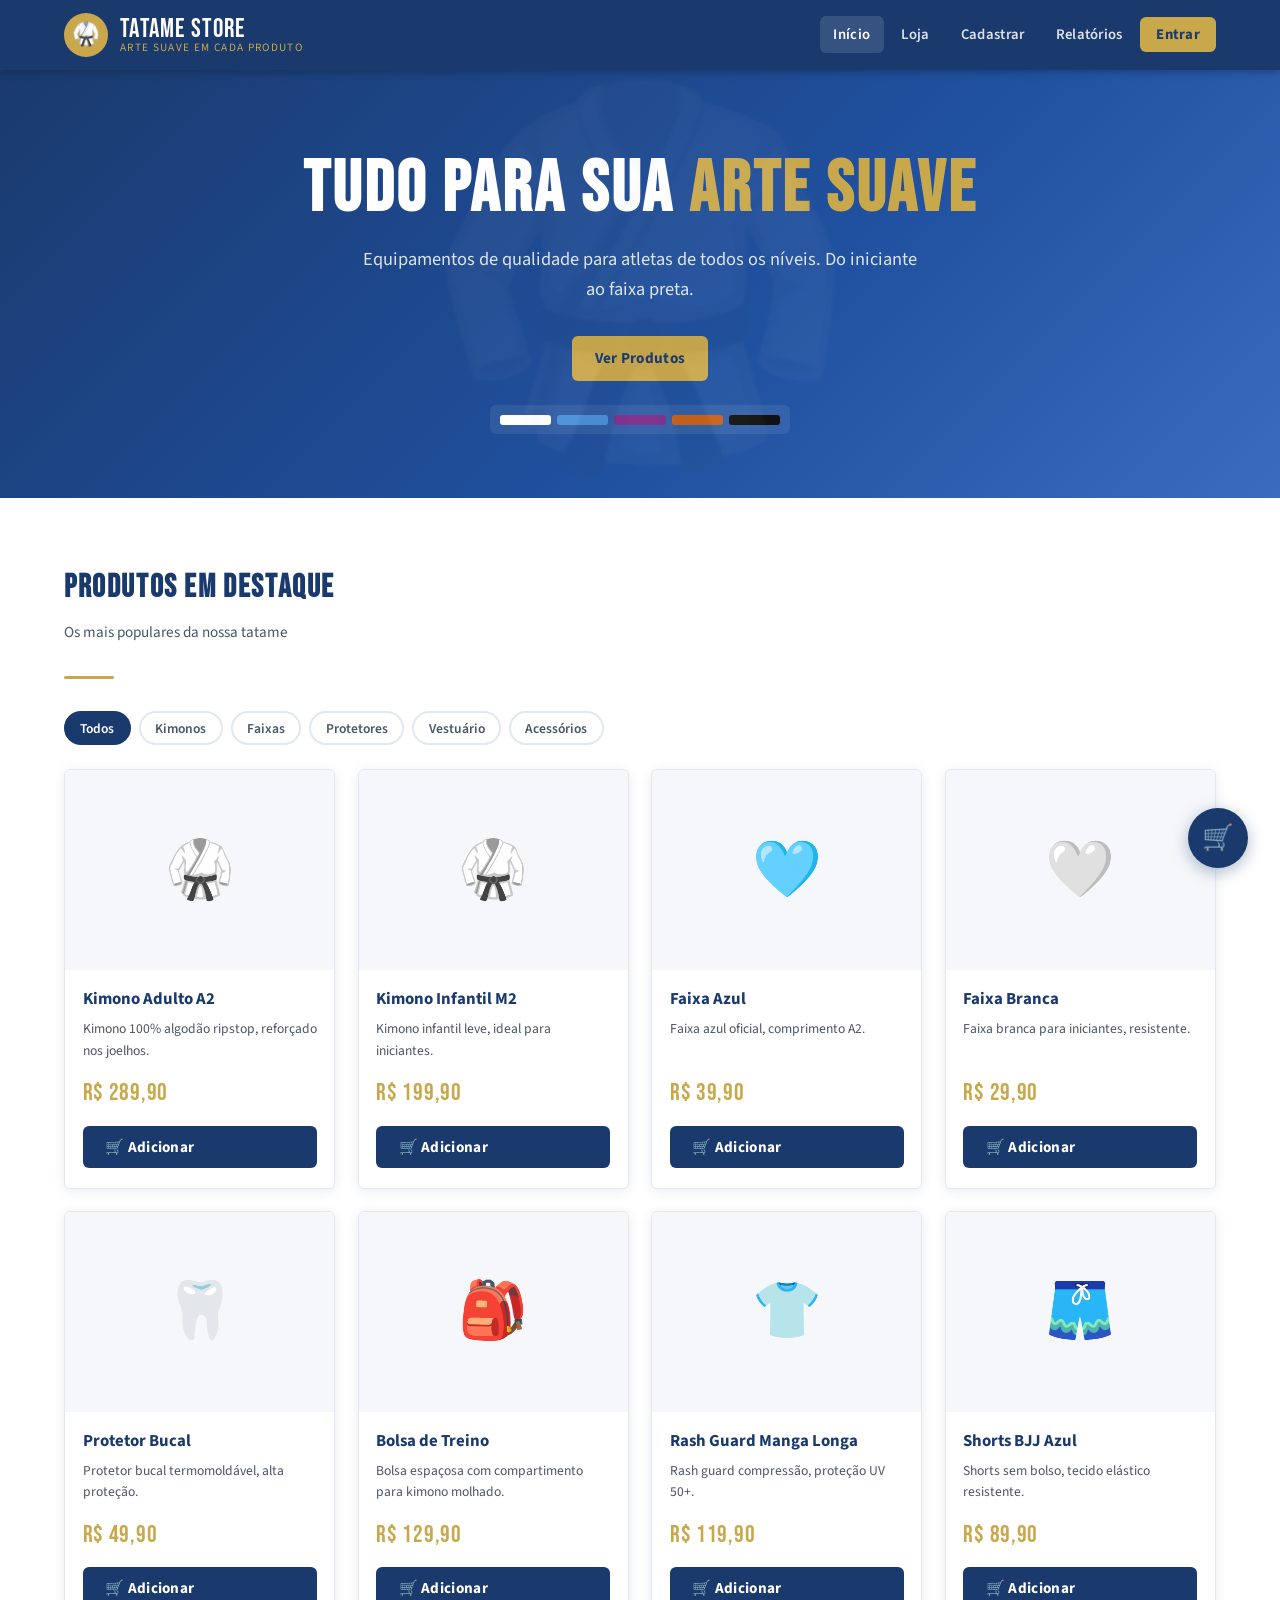
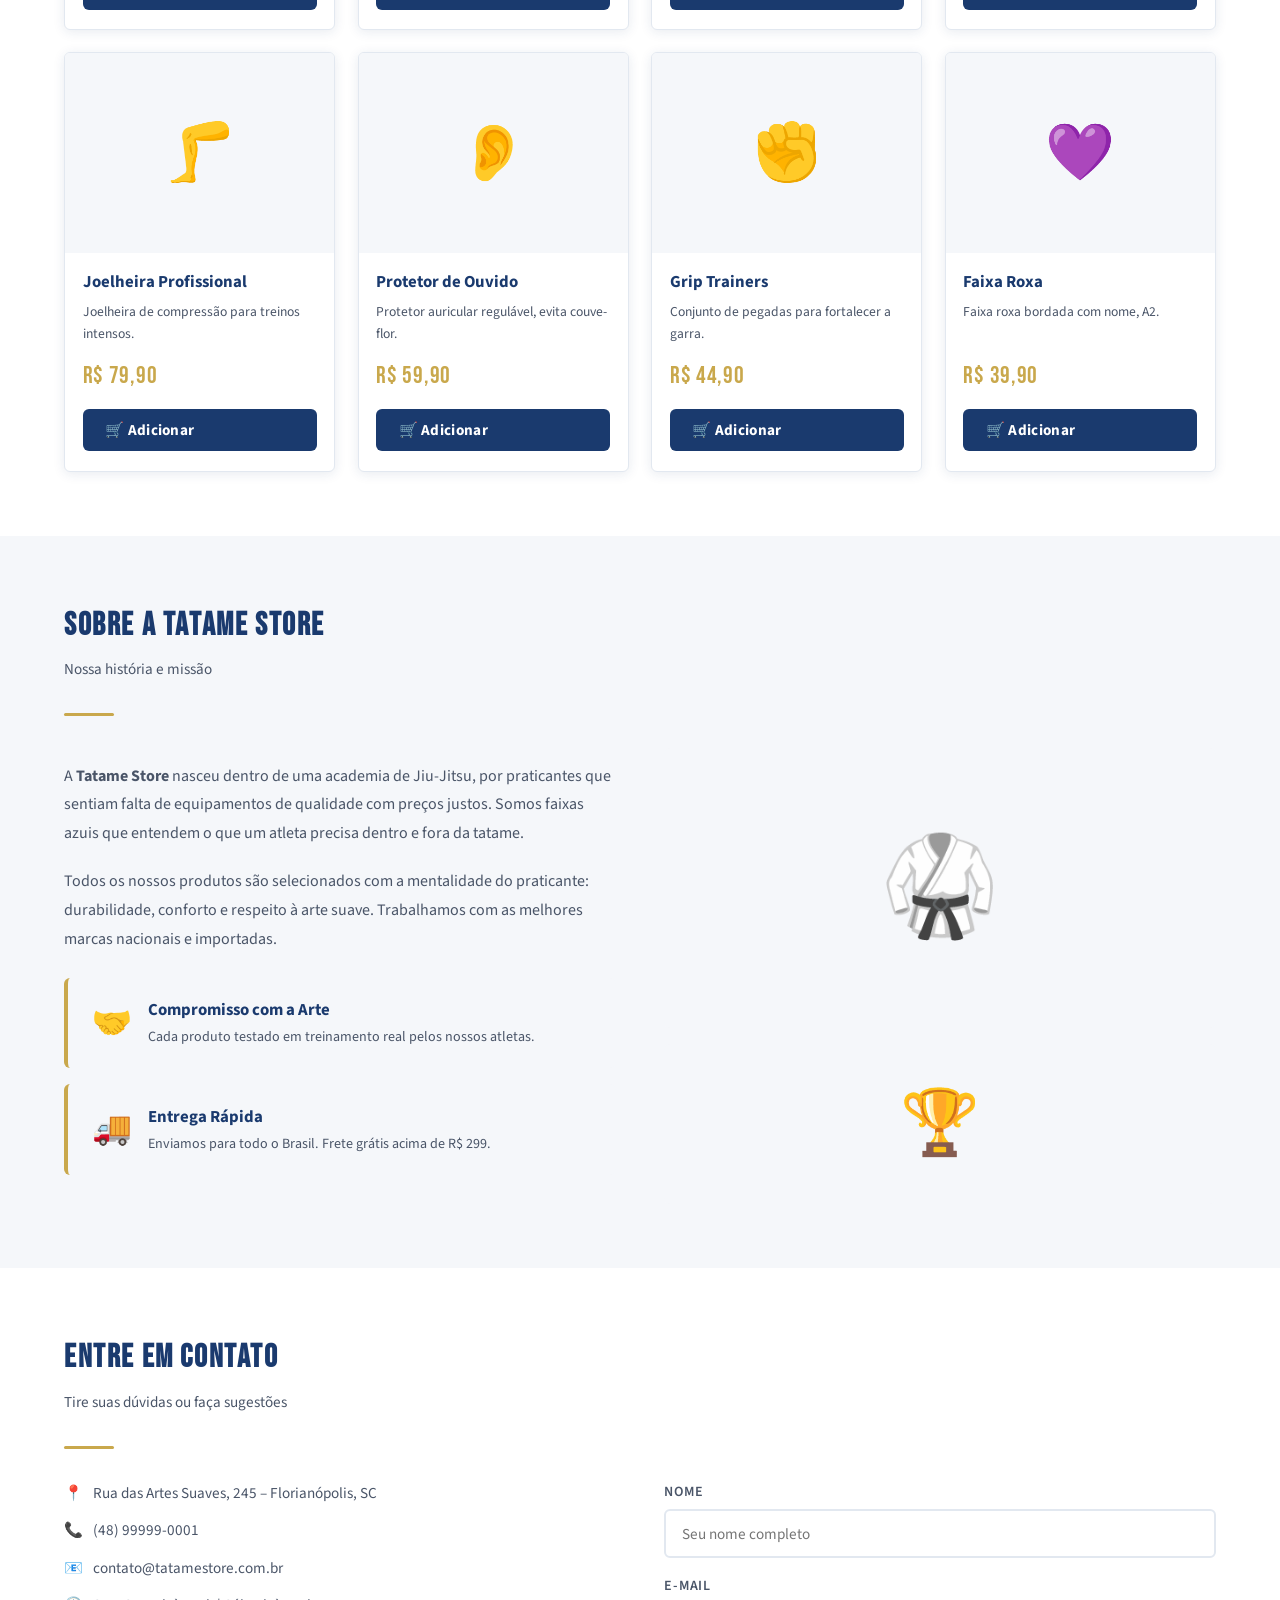
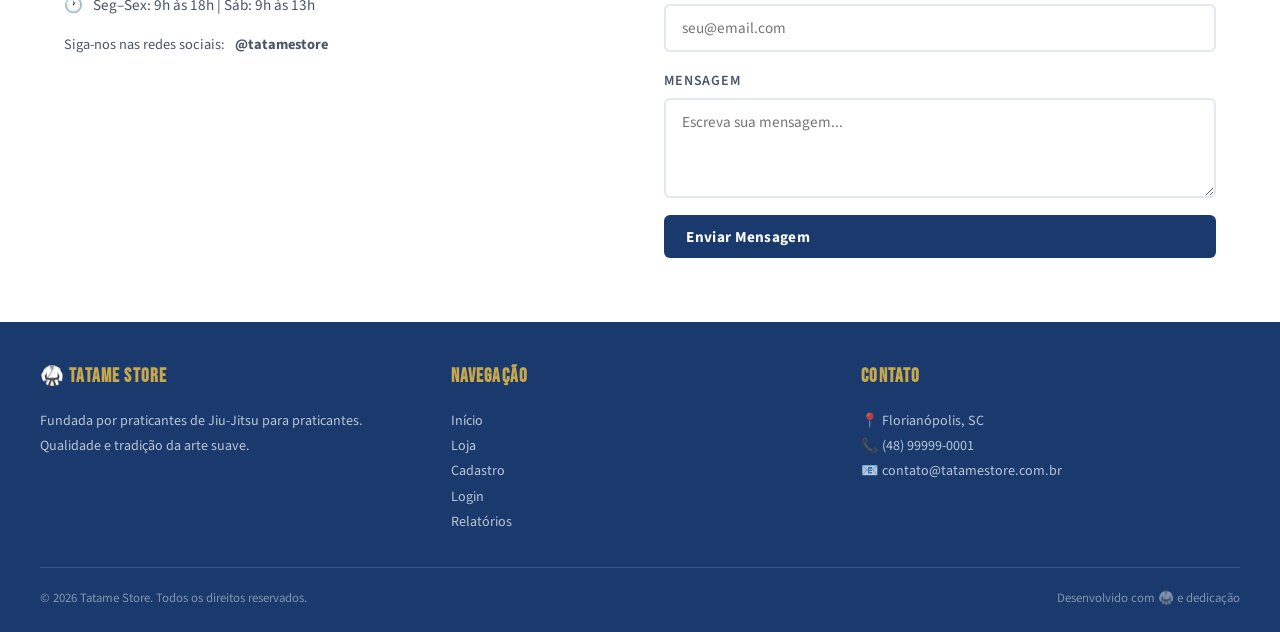
<file: index.html>
<!DOCTYPE html>
<html lang="pt-BR">
<head>
  <meta charset="UTF-8">
  <meta name="viewport" content="width=device-width, initial-scale=1.0">
  <title>Tatame Store – Equipamentos de Jiu-Jitsu</title>
  <link rel="preconnect" href="https://fonts.googleapis.com">
  <link href="https://fonts.googleapis.com/css2?family=Bebas+Neue&family=Source+Sans+3:wght@400;600;700&display=swap" rel="stylesheet">
  <link rel="stylesheet" href="style.css">
  <style>
    .toast {
      position: fixed; bottom: 6rem; right: 2rem;
      background: var(--azul); color: var(--branco);
      padding: 0.8rem 1.4rem; border-radius: var(--raio);
      font-size: 0.92rem; font-weight: 600;
      box-shadow: var(--sombra); z-index: 400;
      transform: translateY(20px); opacity: 0;
      transition: all 0.3s; pointer-events: none;
    }
    .toast.visivel { transform: translateY(0); opacity: 1; }
    .toast.toast-erro { background: #e53e3e; }
    .faixas-banner {
      display: flex; gap: 0.4rem; justify-content: center;
      padding: 0.6rem; background: rgba(255,255,255,0.08);
      border-radius: var(--raio); margin: 1.5rem auto 0;
      max-width: 300px;
    }
    .faixa {
      height: 10px; flex: 1; border-radius: 3px;
    }
    .filtro-cats {
      display: flex; gap: 0.5rem; flex-wrap: wrap; margin-bottom: 1.5rem;
    }
    .btn-filtro {
      padding: 0.35rem 0.9rem; border-radius: 20px;
      border: 2px solid var(--cinza-med); background: var(--branco);
      cursor: pointer; font-size: 0.85rem; font-weight: 600;
      transition: all 0.2s; color: var(--cinza-text);
    }
    .btn-filtro:hover, .btn-filtro.ativo {
      background: var(--azul); color: var(--branco); border-color: var(--azul);
    }
    .valor-destaque {
      display: flex; align-items: center; gap: 1rem;
      background: var(--cinza-leve); border-radius: var(--raio);
      padding: 1.2rem 1.5rem; margin-bottom: 1rem;
      border-left: 4px solid var(--dourado);
    }
    .valor-destaque .emoji { font-size: 2rem; }
    .valor-destaque strong { display: block; font-size: 1.05rem; color: var(--azul); }
    .valor-destaque span { font-size: 0.88rem; color: var(--cinza-text); }
  </style>
</head>
<body>

<!-- HEADER -->
<header>
  <div class="header-inner">
    <a href="index.html" class="logo">
      <div class="logo-icone">🥋</div>
      <div class="logo-texto">
        <span class="logo-nome">Tatame Store</span>
        <span class="logo-slogan">Arte Suave em Cada Produto</span>
      </div>
    </a>
    <button class="hamburger" onclick="toggleMenu()" aria-label="Menu">
      <span></span><span></span><span></span>
    </button>
    <nav id="nav-principal">
      <ul>
        <li><a href="index.html" class="ativo">Início</a></li>
        <li><a href="loja.html">Loja</a></li>
        <li><a href="cadastro.html">Cadastrar</a></li>
        <li><a href="relatorios.html">Relatórios</a></li>
        <li id="area-usuario"><a href="login.html" class="btn-nav-login">Entrar</a></li>
      </ul>
    </nav>
  </div>
</header>

<!-- HERO -->
<section class="hero">
  <h1 class="hero-titulo">Tudo para sua <span>Arte Suave</span></h1>
  <p class="hero-sub">Equipamentos de qualidade para atletas de todos os níveis. Do iniciante ao faixa preta.</p>
  <a href="loja.html" class="btn btn-dourado" style="margin: 0 auto; display:inline-flex;">Ver Produtos</a>
  <div class="faixas-banner">
    <div class="faixa" style="background:#fff;"></div>
    <div class="faixa" style="background:#4a90d9;"></div>
    <div class="faixa" style="background:#7b2d8b;"></div>
    <div class="faixa" style="background:#c8621a;"></div>
    <div class="faixa" style="background:#111;"></div>
  </div>
</section>

<!-- PRODUTOS EM DESTAQUE -->
<section class="secao">
  <h2 class="secao-titulo">Produtos em Destaque</h2>
  <p class="secao-sub">Os mais populares da nossa tatame</p>
  <div class="divisor"></div>

  <div class="filtro-cats">
    <button class="btn-filtro ativo" onclick="filtrarProdutos('todos', this)">Todos</button>
    <button class="btn-filtro" onclick="filtrarProdutos('kimono', this)">Kimonos</button>
    <button class="btn-filtro" onclick="filtrarProdutos('faixa', this)">Faixas</button>
    <button class="btn-filtro" onclick="filtrarProdutos('protetor', this)">Protetores</button>
    <button class="btn-filtro" onclick="filtrarProdutos('vestuario', this)">Vestuário</button>
    <button class="btn-filtro" onclick="filtrarProdutos('acessorio', this)">Acessórios</button>
  </div>

  <div class="grade-produtos" id="grade-produtos"></div>
</section>

<!-- SOBRE NOS -->
<section class="bg-cinza">
  <div class="secao">
    <h2 class="secao-titulo">Sobre a Tatame Store</h2>
    <p class="secao-sub">Nossa história e missão</p>
    <div class="divisor"></div>

    <div class="sobre-grid">
      <div>
        <p style="font-size:1rem; line-height:1.8; color:var(--cinza-text); margin-bottom:1.2rem;">
          A <strong>Tatame Store</strong> nasceu dentro de uma academia de Jiu-Jitsu, por praticantes que sentiam falta de equipamentos de qualidade com preços justos. Somos faixas azuis que entendem o que um atleta precisa dentro e fora da tatame.
        </p>
        <p style="font-size:1rem; line-height:1.8; color:var(--cinza-text); margin-bottom:1.5rem;">
          Todos os nossos produtos são selecionados com a mentalidade do praticante: durabilidade, conforto e respeito à arte suave. Trabalhamos com as melhores marcas nacionais e importadas.
        </p>

        <div class="valor-destaque">
          <span class="emoji">🤝</span>
          <div>
            <strong>Compromisso com a Arte</strong>
            <span>Cada produto testado em treinamento real pelos nossos atletas.</span>
          </div>
        </div>
        <div class="valor-destaque">
          <span class="emoji">🚚</span>
          <div>
            <strong>Entrega Rápida</strong>
            <span>Enviamos para todo o Brasil. Frete grátis acima de R$ 299.</span>
          </div>
        </div>
      </div>
      <div>
        <div class="sobre-img" style="margin-bottom:1rem;">🥋</div>
        <div class="sobre-img" style="height:160px; font-size:4rem;">🏆</div>
      </div>
    </div>
  </div>
</section>

<!-- CONTATO -->
<section class="secao" id="contato">
  <h2 class="secao-titulo">Entre em Contato</h2>
  <p class="secao-sub">Tire suas dúvidas ou faça sugestões</p>
  <div class="divisor"></div>

  <div class="contato-grid">
    <div class="info-contato">
      <p>📍 <span>Rua das Artes Suaves, 245 – Florianópolis, SC</span></p>
      <p>📞 <span>(48) 99999-0001</span></p>
      <p>📧 <span>contato@tatamestore.com.br</span></p>
      <p>🕐 <span>Seg–Sex: 9h às 18h | Sáb: 9h às 13h</span></p>
      <p style="margin-top:1rem; font-size:0.9rem; color:var(--cinza-text);">
        Siga-nos nas redes sociais: <strong>@tatamestore</strong>
      </p>
    </div>
    <div>
      <div id="alerta-contato" class="alerta"></div>
      <div class="form-grupo">
        <label for="cont-nome">Nome</label>
        <input type="text" id="cont-nome" placeholder="Seu nome completo">
      </div>
      <div class="form-grupo">
        <label for="cont-email">E-mail</label>
        <input type="email" id="cont-email" placeholder="seu@email.com">
      </div>
      <div class="form-grupo">
        <label for="cont-msg">Mensagem</label>
        <textarea id="cont-msg" placeholder="Escreva sua mensagem..."></textarea>
      </div>
      <button class="btn btn-primario" onclick="enviarContato()" style="width:100%;">Enviar Mensagem</button>
    </div>
  </div>
</section>

<!-- CARRINHO FLUTUANTE -->
<div class="carrinho-flutuante">
  <button class="btn-carrinho" onclick="toggleCarrinho()" aria-label="Carrinho">
    🛒
    <span class="carrinho-badge" id="carrinho-badge" style="display:none;">0</span>
  </button>
</div>

<!-- PAINEL CARRINHO -->
<div class="overlay" id="overlay-carrinho"></div>
<aside class="painel-carrinho" id="painel-carrinho">
  <div class="painel-carrinho-cabecalho">
    <h2>🛒 Carrinho</h2>
    <button class="btn-fechar" onclick="fecharCarrinho()">✕</button>
  </div>
  <div class="painel-carrinho-itens" id="carrinho-itens"></div>
  <div class="painel-carrinho-rodape">
    <div class="total-carrinho">
      <span>Total:</span>
      <span id="carrinho-total">R$ 0,00</span>
    </div>
    <button class="btn btn-dourado" style="width:100%;" onclick="finalizarCompra()">Finalizar Compra</button>
  </div>
</aside>

<!-- TOAST -->
<div class="toast" id="toast"></div>

<!-- FOOTER -->
<footer>
  <div class="footer-grid">
    <div class="footer-col">
      <h3>🥋 Tatame Store</h3>
      <p>Fundada por praticantes de Jiu-Jitsu para praticantes. Qualidade e tradição da arte suave.</p>
    </div>
    <div class="footer-col">
      <h3>Navegação</h3>
      <ul>
        <li><a href="index.html">Início</a></li>
        <li><a href="loja.html">Loja</a></li>
        <li><a href="cadastro.html">Cadastro</a></li>
        <li><a href="login.html">Login</a></li>
        <li><a href="relatorios.html">Relatórios</a></li>
      </ul>
    </div>
    <div class="footer-col">
      <h3>Contato</h3>
      <p>📍 Florianópolis, SC</p>
      <p>📞 (48) 99999-0001</p>
      <p>📧 contato@tatamestore.com.br</p>
    </div>
  </div>
  <div class="footer-bottom">
    <span>© 2026 Tatame Store. Todos os direitos reservados.</span>
    <span>Desenvolvido com 🥋 e dedicação</span>
  </div>
</footer>

<script src="main.js"></script>
<script>
  let categoriaAtiva = "todos";

  function renderizarProdutos(lista) {
    const grade = document.getElementById("grade-produtos");
    grade.innerHTML = lista.map(p => `
      <article class="card-produto">
        <div class="card-produto-img">${p.emoji}</div>
        <div class="card-produto-corpo">
          <h3 class="card-produto-nome">${p.nome}</h3>
          <p class="card-produto-desc">${p.desc}</p>
          <div class="card-produto-preco">R$ ${p.preco.toFixed(2).replace(".", ",")}</div>
          <button class="btn btn-primario" onclick="adicionarAoCarrinho('${p.id}')" style="width:100%;">
            🛒 Adicionar
          </button>
        </div>
      </article>
    `).join("");
  }

  function filtrarProdutos(cat, btn) {
    categoriaAtiva = cat;
    document.querySelectorAll(".btn-filtro").forEach(b => b.classList.remove("ativo"));
    btn.classList.add("ativo");
    const filtrados = cat === "todos" ? PRODUTOS : PRODUTOS.filter(p => p.categoria === cat);
    renderizarProdutos(filtrados);
  }

  function enviarContato() {
    const nome = document.getElementById("cont-nome").value.trim();
    const email = document.getElementById("cont-email").value.trim();
    const msg = document.getElementById("cont-msg").value.trim();
    const alerta = document.getElementById("alerta-contato");

    alerta.className = "alerta";

    if (!nome || !email || !msg) {
      alerta.textContent = "Preencha todos os campos.";
      alerta.classList.add("visivel", "alerta-erro");
      return;
    }
    if (!validarEmail(email)) {
      alerta.textContent = "E-mail inválido.";
      alerta.classList.add("visivel", "alerta-erro");
      return;
    }
    alerta.textContent = "✅ Mensagem enviada! Retornaremos em breve.";
    alerta.classList.add("visivel", "alerta-sucesso");
    document.getElementById("cont-nome").value = "";
    document.getElementById("cont-email").value = "";
    document.getElementById("cont-msg").value = "";
  }

  // Init
  renderizarProdutos(PRODUTOS);
</script>
</body>
</html>
</file>
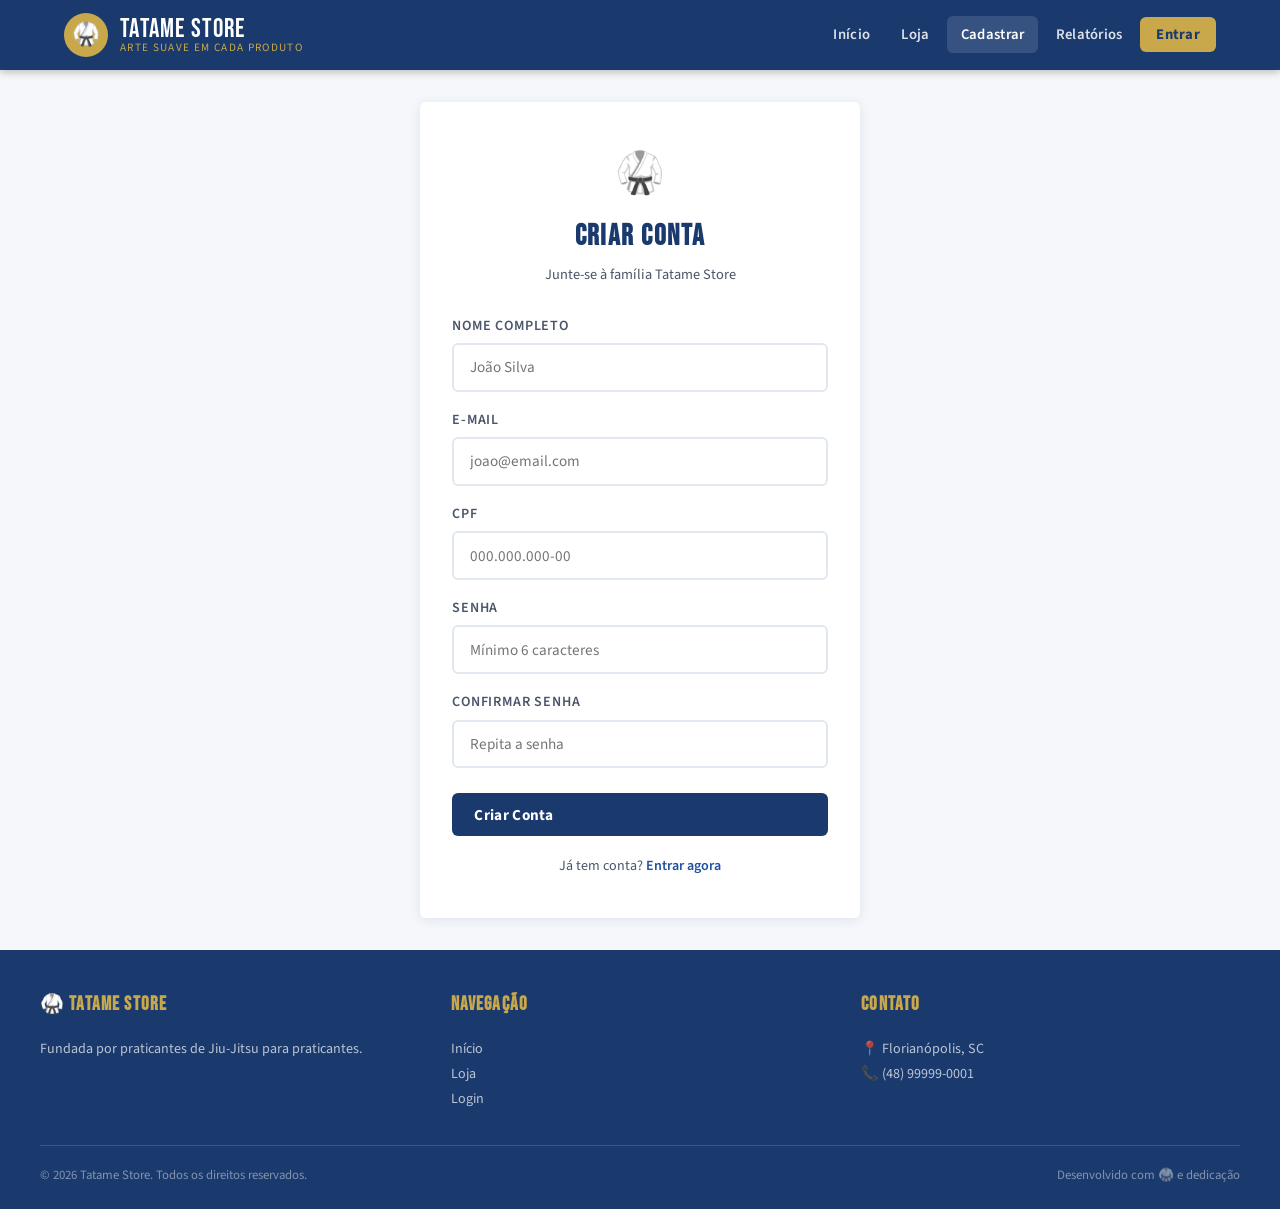
<file: cadastro.html>
<!DOCTYPE html>
<html lang="pt-BR">
<head>
  <meta charset="UTF-8">
  <meta name="viewport" content="width=device-width, initial-scale=1.0">
  <title>Cadastro – Tatame Store</title>
  <link rel="preconnect" href="https://fonts.googleapis.com">
  <link href="https://fonts.googleapis.com/css2?family=Bebas+Neue&family=Source+Sans+3:wght@400;600;700&display=swap" rel="stylesheet">
  <link rel="stylesheet" href="style.css">
</head>
<body>

<!-- HEADER -->
<header>
  <div class="header-inner">
    <a href="index.html" class="logo">
      <div class="logo-icone">🥋</div>
      <div class="logo-texto">
        <span class="logo-nome">Tatame Store</span>
        <span class="logo-slogan">Arte Suave em Cada Produto</span>
      </div>
    </a>
    <button class="hamburger" onclick="toggleMenu()" aria-label="Menu">
      <span></span><span></span><span></span>
    </button>
    <nav id="nav-principal">
      <ul>
        <li><a href="index.html">Início</a></li>
        <li><a href="loja.html">Loja</a></li>
        <li><a href="cadastro.html" class="ativo">Cadastrar</a></li>
        <li><a href="relatorios.html">Relatórios</a></li>
        <li id="area-usuario"><a href="login.html" class="btn-nav-login">Entrar</a></li>
      </ul>
    </nav>
  </div>
</header>

<!-- MAIN -->
<main class="pagina-form">
  <div class="caixa-form">
    <div style="text-align:center; font-size:2.5rem; margin-bottom:0.5rem;">🥋</div>
    <h1 class="caixa-form-titulo" style="text-align:center;">Criar Conta</h1>
    <p class="caixa-form-sub" style="text-align:center;">Junte-se à família Tatame Store</p>

    <div id="alerta-cad" class="alerta"></div>

    <div class="form-grupo">
      <label for="cad-nome">Nome Completo</label>
      <input type="text" id="cad-nome" placeholder="João Silva" autocomplete="name">
    </div>

    <div class="form-grupo">
      <label for="cad-email">E-mail</label>
      <input type="email" id="cad-email" placeholder="joao@email.com" autocomplete="email">
    </div>

    <div class="form-grupo">
      <label for="cad-cpf">CPF</label>
      <input type="text" id="cad-cpf" placeholder="000.000.000-00" maxlength="14"
             oninput="mascaraCPF(this)" inputmode="numeric">
    </div>

    <div class="form-grupo">
      <label for="cad-senha">Senha</label>
      <input type="password" id="cad-senha" placeholder="Mínimo 6 caracteres" autocomplete="new-password">
    </div>

    <div class="form-grupo">
      <label for="cad-confirma">Confirmar Senha</label>
      <input type="password" id="cad-confirma" placeholder="Repita a senha" autocomplete="new-password">
    </div>

    <button class="btn btn-primario" style="width:100%; margin-top:0.5rem;" onclick="realizarCadastro()">
      Criar Conta
    </button>

    <div class="caixa-form-link">
      Já tem conta? <a href="login.html">Entrar agora</a>
    </div>
  </div>
</main>

<!-- FOOTER -->
<footer>
  <div class="footer-grid">
    <div class="footer-col">
      <h3>🥋 Tatame Store</h3>
      <p>Fundada por praticantes de Jiu-Jitsu para praticantes.</p>
    </div>
    <div class="footer-col">
      <h3>Navegação</h3>
      <ul>
        <li><a href="index.html">Início</a></li>
        <li><a href="loja.html">Loja</a></li>
        <li><a href="login.html">Login</a></li>
      </ul>
    </div>
    <div class="footer-col">
      <h3>Contato</h3>
      <p>📍 Florianópolis, SC</p>
      <p>📞 (48) 99999-0001</p>
    </div>
  </div>
  <div class="footer-bottom">
    <span>© 2026 Tatame Store. Todos os direitos reservados.</span>
    <span>Desenvolvido com 🥋 e dedicação</span>
  </div>
</footer>

<script src="main.js"></script>
<script>
  function realizarCadastro() {
    const nome     = document.getElementById("cad-nome").value.trim();
    const email    = document.getElementById("cad-email").value.trim();
    const cpf      = document.getElementById("cad-cpf").value.trim();
    const senha    = document.getElementById("cad-senha").value;
    const confirma = document.getElementById("cad-confirma").value;
    const alerta   = document.getElementById("alerta-cad");

    alerta.className = "alerta";

    if (!nome || !email || !cpf || !senha || !confirma) {
      alerta.textContent = "Preencha todos os campos.";
      alerta.classList.add("visivel", "alerta-erro");
      return;
    }
    if (!validarEmail(email)) {
      alerta.textContent = "E-mail inválido.";
      alerta.classList.add("visivel", "alerta-erro");
      return;
    }
    if (!validarCPF(cpf)) {
      alerta.textContent = "CPF inválido. Informe os 11 dígitos.";
      alerta.classList.add("visivel", "alerta-erro");
      return;
    }
    if (senha.length < 6) {
      alerta.textContent = "Senha deve ter pelo menos 6 caracteres.";
      alerta.classList.add("visivel", "alerta-erro");
      return;
    }
    if (senha !== confirma) {
      alerta.textContent = "As senhas não coincidem.";
      alerta.classList.add("visivel", "alerta-erro");
      return;
    }

    const resultado = cadastrarCliente({ nome, email, cpf, senha });
    if (!resultado.ok) {
      alerta.textContent = resultado.msg;
      alerta.classList.add("visivel", "alerta-erro");
      return;
    }

    alerta.textContent = `✅ Conta criada! Seu ID: ${resultado.cliente.id}. Redirecionando para o login...`;
    alerta.classList.add("visivel", "alerta-sucesso");
    setTimeout(() => window.location.href = "login.html", 2000);
  }
</script>
</body>
</html>
</file>
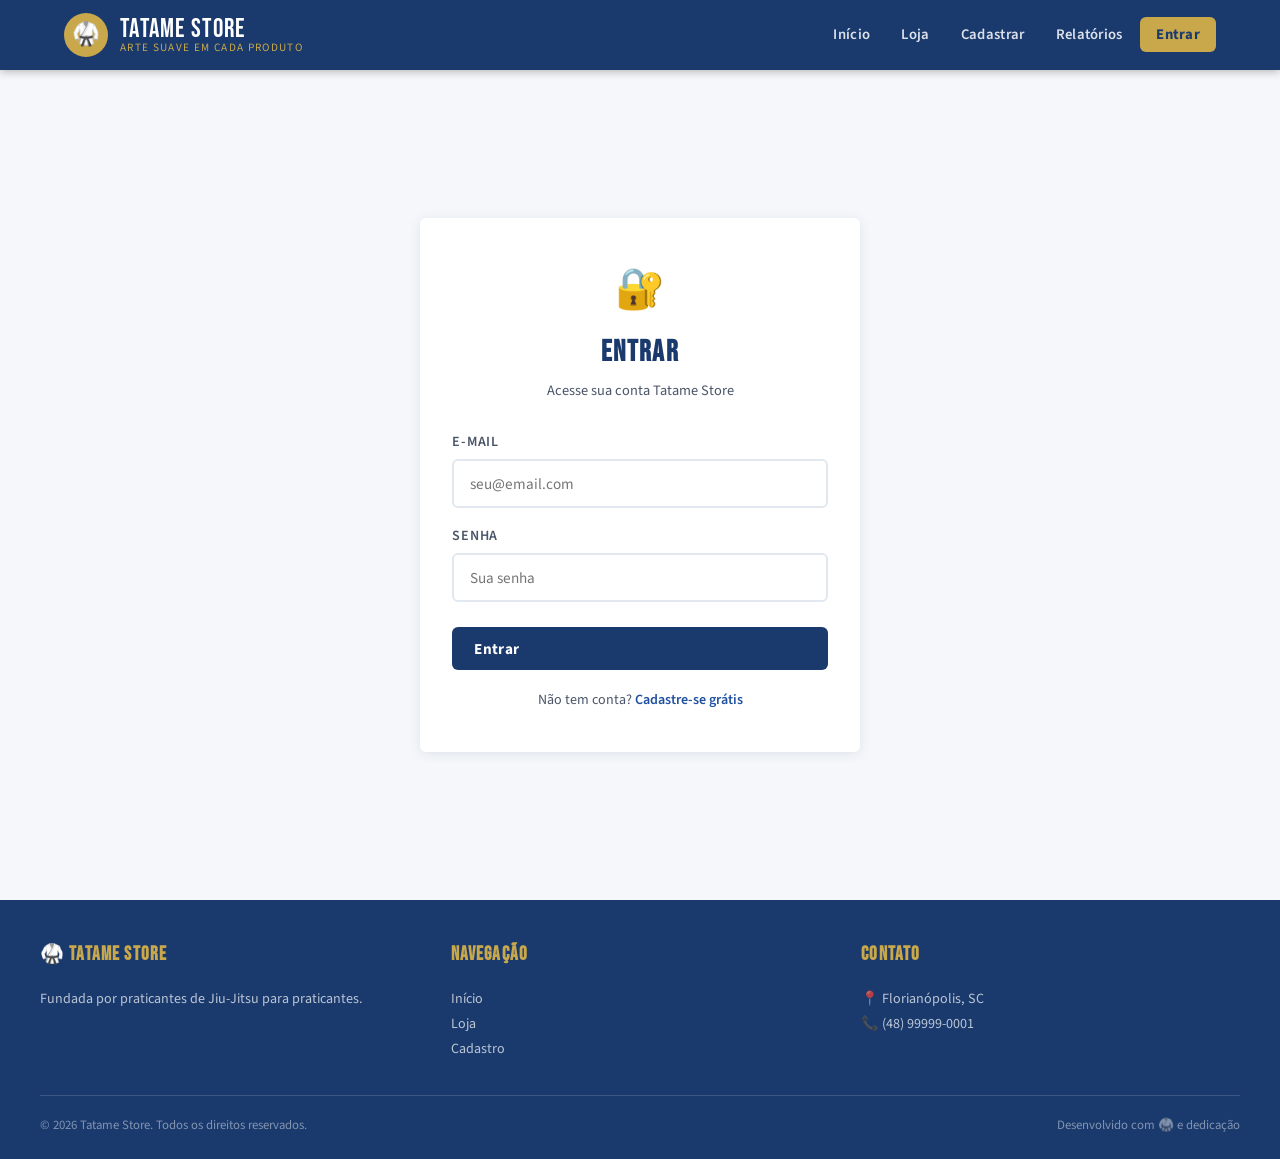
<file: login.html>
<!DOCTYPE html>
<html lang="pt-BR">
<head>
  <meta charset="UTF-8">
  <meta name="viewport" content="width=device-width, initial-scale=1.0">
  <title>Login – Tatame Store</title>
  <link rel="preconnect" href="https://fonts.googleapis.com">
  <link href="https://fonts.googleapis.com/css2?family=Bebas+Neue&family=Source+Sans+3:wght@400;600;700&display=swap" rel="stylesheet">
  <link rel="stylesheet" href="style.css">
</head>
<body>

<!-- HEADER -->
<header>
  <div class="header-inner">
    <a href="index.html" class="logo">
      <div class="logo-icone">🥋</div>
      <div class="logo-texto">
        <span class="logo-nome">Tatame Store</span>
        <span class="logo-slogan">Arte Suave em Cada Produto</span>
      </div>
    </a>
    <button class="hamburger" onclick="toggleMenu()" aria-label="Menu">
      <span></span><span></span><span></span>
    </button>
    <nav id="nav-principal">
      <ul>
        <li><a href="index.html">Início</a></li>
        <li><a href="loja.html">Loja</a></li>
        <li><a href="cadastro.html">Cadastrar</a></li>
        <li><a href="relatorios.html">Relatórios</a></li>
        <li id="area-usuario"><a href="login.html" class="btn-nav-login ativo">Entrar</a></li>
      </ul>
    </nav>
  </div>
</header>

<!-- MAIN -->
<main class="pagina-form">
  <div class="caixa-form">
    <div style="text-align:center; font-size:2.5rem; margin-bottom:0.5rem;">🔐</div>
    <h1 class="caixa-form-titulo" style="text-align:center;">Entrar</h1>
    <p class="caixa-form-sub" style="text-align:center;">Acesse sua conta Tatame Store</p>

    <div id="alerta-login" class="alerta"></div>

    <div class="form-grupo">
      <label for="log-email">E-mail</label>
      <input type="email" id="log-email" placeholder="seu@email.com" autocomplete="email">
    </div>

    <div class="form-grupo">
      <label for="log-senha">Senha</label>
      <input type="password" id="log-senha" placeholder="Sua senha"
             autocomplete="current-password"
             onkeydown="if(event.key==='Enter') realizarLogin()">
    </div>

    <button class="btn btn-primario" style="width:100%; margin-top:0.5rem;" onclick="realizarLogin()">
      Entrar
    </button>

    <div class="caixa-form-link">
      Não tem conta? <a href="cadastro.html">Cadastre-se grátis</a>
    </div>
  </div>
</main>

<!-- FOOTER -->
<footer>
  <div class="footer-grid">
    <div class="footer-col">
      <h3>🥋 Tatame Store</h3>
      <p>Fundada por praticantes de Jiu-Jitsu para praticantes.</p>
    </div>
    <div class="footer-col">
      <h3>Navegação</h3>
      <ul>
        <li><a href="index.html">Início</a></li>
        <li><a href="loja.html">Loja</a></li>
        <li><a href="cadastro.html">Cadastro</a></li>
      </ul>
    </div>
    <div class="footer-col">
      <h3>Contato</h3>
      <p>📍 Florianópolis, SC</p>
      <p>📞 (48) 99999-0001</p>
    </div>
  </div>
  <div class="footer-bottom">
    <span>© 2026 Tatame Store. Todos os direitos reservados.</span>
    <span>Desenvolvido com 🥋 e dedicação</span>
  </div>
</footer>

<script src="main.js"></script>
<script>
  // Se já logado, redireciona
  document.addEventListener("DOMContentLoaded", () => {
    if (getSessao()) {
      window.location.href = "loja.html";
    }
  });

  function realizarLogin() {
    const email = document.getElementById("log-email").value.trim();
    const senha = document.getElementById("log-senha").value;
    const alerta = document.getElementById("alerta-login");

    alerta.className = "alerta";

    if (!email || !senha) {
      alerta.textContent = "Preencha e-mail e senha.";
      alerta.classList.add("visivel", "alerta-erro");
      return;
    }

    const ok = loginCliente(email, senha);
    if (!ok) {
      alerta.textContent = "E-mail ou senha incorretos.";
      alerta.classList.add("visivel", "alerta-erro");
      return;
    }

    alerta.textContent = "✅ Login realizado! Redirecionando...";
    alerta.classList.add("visivel", "alerta-sucesso");
    setTimeout(() => window.location.href = "loja.html", 1200);
  }
</script>
</body>
</html>
</file>
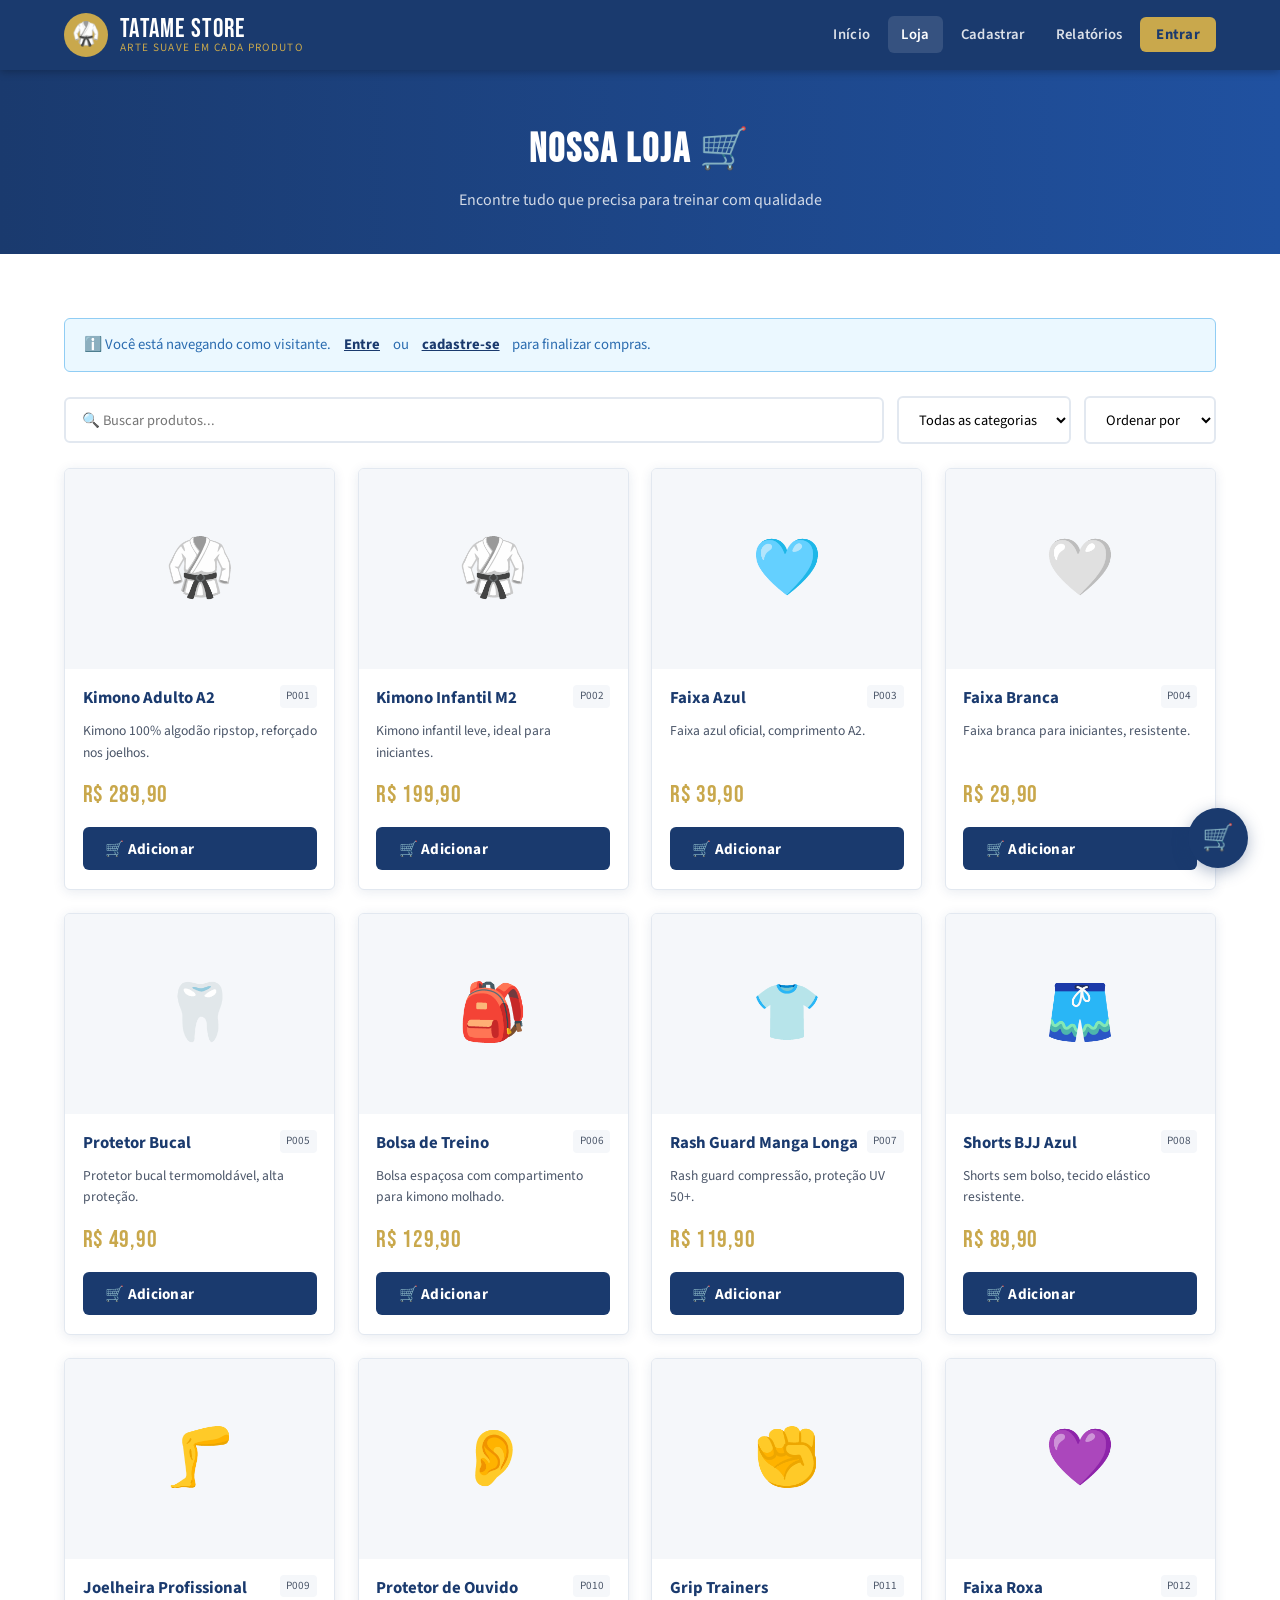
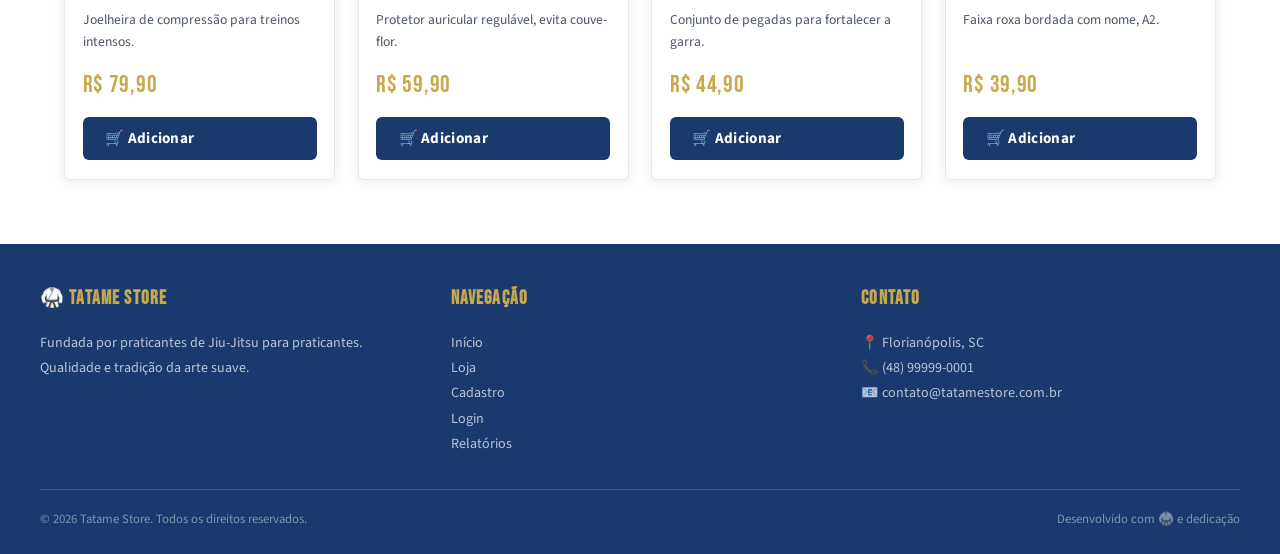
<file: loja.html>
<!DOCTYPE html>
<html lang="pt-BR">
<head>
  <meta charset="UTF-8">
  <meta name="viewport" content="width=device-width, initial-scale=1.0">
  <title>Loja – Tatame Store</title>
  <link rel="preconnect" href="https://fonts.googleapis.com">
  <link href="https://fonts.googleapis.com/css2?family=Bebas+Neue&family=Source+Sans+3:wght@400;600;700&display=swap" rel="stylesheet">
  <link rel="stylesheet" href="style.css">
  <style>
    .toast {
      position: fixed; bottom: 6rem; right: 2rem;
      background: var(--azul); color: var(--branco);
      padding: 0.8rem 1.4rem; border-radius: var(--raio);
      font-size: 0.92rem; font-weight: 600;
      box-shadow: var(--sombra); z-index: 400;
      transform: translateY(20px); opacity: 0;
      transition: all 0.3s; pointer-events: none;
    }
    .toast.visivel { transform: translateY(0); opacity: 1; }
    .toast.toast-erro { background: #e53e3e; }

    .loja-topo {
      background: linear-gradient(90deg, var(--azul) 0%, var(--azul-medio) 100%);
      color: var(--branco);
      padding: 3rem 1.5rem 2.5rem;
      text-align: center;
    }
    .loja-topo h1 {
      font-family: var(--fonte-display);
      font-size: 2.5rem;
      letter-spacing: 0.05em;
    }
    .loja-topo p { opacity: 0.8; margin-top: 0.4rem; }

    .aviso-login {
      background: #EBF8FF;
      border: 1px solid #90CDF4;
      border-radius: var(--raio);
      padding: 0.9rem 1.2rem;
      display: flex;
      align-items: center;
      gap: 0.8rem;
      margin-bottom: 1.5rem;
      font-size: 0.92rem;
      color: #2B6CB0;
    }

    .aviso-login a { font-weight: 700; text-decoration: underline; color: var(--azul); }

    .barra-loja {
      display: flex;
      gap: 0.8rem;
      margin-bottom: 1.5rem;
      flex-wrap: wrap;
      align-items: center;
    }

    .barra-loja input {
      flex: 1;
      min-width: 200px;
      padding: 0.65rem 1rem;
      border: 2px solid var(--cinza-med);
      border-radius: var(--raio);
      font-size: 0.9rem;
    }

    .barra-loja input:focus {
      outline: none;
      border-color: var(--azul-claro);
    }

    .barra-loja select {
      padding: 0.65rem 1rem;
      border: 2px solid var(--cinza-med);
      border-radius: var(--raio);
      font-size: 0.9rem;
      background: var(--branco);
    }

    .sem-resultados {
      text-align: center;
      color: var(--cinza-text);
      padding: 3rem;
      font-size: 1rem;
      grid-column: 1/-1;
    }
  </style>
</head>
<body>

<!-- HEADER -->
<header>
  <div class="header-inner">
    <a href="index.html" class="logo">
      <div class="logo-icone">🥋</div>
      <div class="logo-texto">
        <span class="logo-nome">Tatame Store</span>
        <span class="logo-slogan">Arte Suave em Cada Produto</span>
      </div>
    </a>
    <button class="hamburger" onclick="toggleMenu()" aria-label="Menu">
      <span></span><span></span><span></span>
    </button>
    <nav id="nav-principal">
      <ul>
        <li><a href="index.html">Início</a></li>
        <li><a href="loja.html" class="ativo">Loja</a></li>
        <li><a href="cadastro.html">Cadastrar</a></li>
        <li><a href="relatorios.html">Relatórios</a></li>
        <li id="area-usuario"><a href="login.html" class="btn-nav-login">Entrar</a></li>
      </ul>
    </nav>
  </div>
</header>

<!-- TOPO LOJA -->
<section class="loja-topo">
  <h1>Nossa Loja 🛒</h1>
  <p>Encontre tudo que precisa para treinar com qualidade</p>
</section>

<!-- MAIN -->
<main class="secao">

  <!-- AVISO LOGIN -->
  <div class="aviso-login" id="aviso-login" style="display:none;">
    ℹ️ Você está navegando como visitante. <a href="login.html">Entre</a> ou <a href="cadastro.html">cadastre-se</a> para finalizar compras.
  </div>

  <!-- BUSCA E FILTRO -->
  <div class="barra-loja">
    <input type="text" id="busca-loja" placeholder="🔍 Buscar produtos..." oninput="filtrarLoja()">
    <select id="cat-loja" onchange="filtrarLoja()">
      <option value="todos">Todas as categorias</option>
      <option value="kimono">Kimonos</option>
      <option value="faixa">Faixas</option>
      <option value="protetor">Protetores</option>
      <option value="vestuario">Vestuário</option>
      <option value="acessorio">Acessórios</option>
    </select>
    <select id="ordem-loja" onchange="filtrarLoja()">
      <option value="padrao">Ordenar por</option>
      <option value="menor">Menor preço</option>
      <option value="maior">Maior preço</option>
      <option value="az">A–Z</option>
    </select>
  </div>

  <div class="grade-produtos" id="grade-loja"></div>
</main>

<!-- CARRINHO FLUTUANTE -->
<div class="carrinho-flutuante">
  <button class="btn-carrinho" onclick="toggleCarrinho()" aria-label="Carrinho">
    🛒
    <span class="carrinho-badge" id="carrinho-badge" style="display:none;">0</span>
  </button>
</div>

<!-- PAINEL CARRINHO -->
<div class="overlay" id="overlay-carrinho"></div>
<aside class="painel-carrinho" id="painel-carrinho">
  <div class="painel-carrinho-cabecalho">
    <h2>🛒 Carrinho</h2>
    <button class="btn-fechar" onclick="fecharCarrinho()">✕</button>
  </div>
  <div class="painel-carrinho-itens" id="carrinho-itens"></div>
  <div class="painel-carrinho-rodape">
    <div class="total-carrinho">
      <span>Total:</span>
      <span id="carrinho-total">R$ 0,00</span>
    </div>
    <button class="btn btn-dourado" style="width:100%;" onclick="finalizarCompra()">
      Finalizar Compra
    </button>
  </div>
</aside>

<!-- TOAST -->
<div class="toast" id="toast"></div>

<!-- FOOTER -->
<footer>
  <div class="footer-grid">
    <div class="footer-col">
      <h3>🥋 Tatame Store</h3>
      <p>Fundada por praticantes de Jiu-Jitsu para praticantes. Qualidade e tradição da arte suave.</p>
    </div>
    <div class="footer-col">
      <h3>Navegação</h3>
      <ul>
        <li><a href="index.html">Início</a></li>
        <li><a href="loja.html">Loja</a></li>
        <li><a href="cadastro.html">Cadastro</a></li>
        <li><a href="login.html">Login</a></li>
        <li><a href="relatorios.html">Relatórios</a></li>
      </ul>
    </div>
    <div class="footer-col">
      <h3>Contato</h3>
      <p>📍 Florianópolis, SC</p>
      <p>📞 (48) 99999-0001</p>
      <p>📧 contato@tatamestore.com.br</p>
    </div>
  </div>
  <div class="footer-bottom">
    <span>© 2026 Tatame Store. Todos os direitos reservados.</span>
    <span>Desenvolvido com 🥋 e dedicação</span>
  </div>
</footer>

<script src="main.js"></script>
<script>
  document.addEventListener("DOMContentLoaded", () => {
    if (!getSessao()) {
      document.getElementById("aviso-login").style.display = "flex";
    }
    filtrarLoja();
  });

  function filtrarLoja() {
    const termo = document.getElementById("busca-loja").value.toLowerCase();
    const cat   = document.getElementById("cat-loja").value;
    const ordem = document.getElementById("ordem-loja").value;

    let lista = [...PRODUTOS];

    if (cat !== "todos") lista = lista.filter(p => p.categoria === cat);
    if (termo) lista = lista.filter(p =>
      p.nome.toLowerCase().includes(termo) ||
      p.desc.toLowerCase().includes(termo)
    );

    if (ordem === "menor") lista.sort((a,b) => a.preco - b.preco);
    else if (ordem === "maior") lista.sort((a,b) => b.preco - a.preco);
    else if (ordem === "az") lista.sort((a,b) => a.nome.localeCompare(b.nome));

    const grade = document.getElementById("grade-loja");
    if (lista.length === 0) {
      grade.innerHTML = '<div class="sem-resultados">🔍 Nenhum produto encontrado.<br>Tente outro termo de busca.</div>';
      return;
    }

    grade.innerHTML = lista.map(p => `
      <article class="card-produto">
        <div class="card-produto-img">${p.emoji}</div>
        <div class="card-produto-corpo">
          <div style="display:flex; justify-content:space-between; align-items:flex-start; margin-bottom:0.2rem;">
            <h3 class="card-produto-nome">${p.nome}</h3>
            <span style="font-size:0.7rem; background:var(--cinza-leve); color:var(--cinza-text);
              padding:0.15rem 0.4rem; border-radius:4px; white-space:nowrap; margin-left:0.4rem;">${p.id}</span>
          </div>
          <p class="card-produto-desc">${p.desc}</p>
          <div class="card-produto-preco">R$ ${p.preco.toFixed(2).replace(".", ",")}</div>
          <button class="btn btn-primario" onclick="adicionarAoCarrinho('${p.id}')" style="width:100%;">
            🛒 Adicionar
          </button>
        </div>
      </article>
    `).join("");
  }
</script>
</body>
</html>
</file>
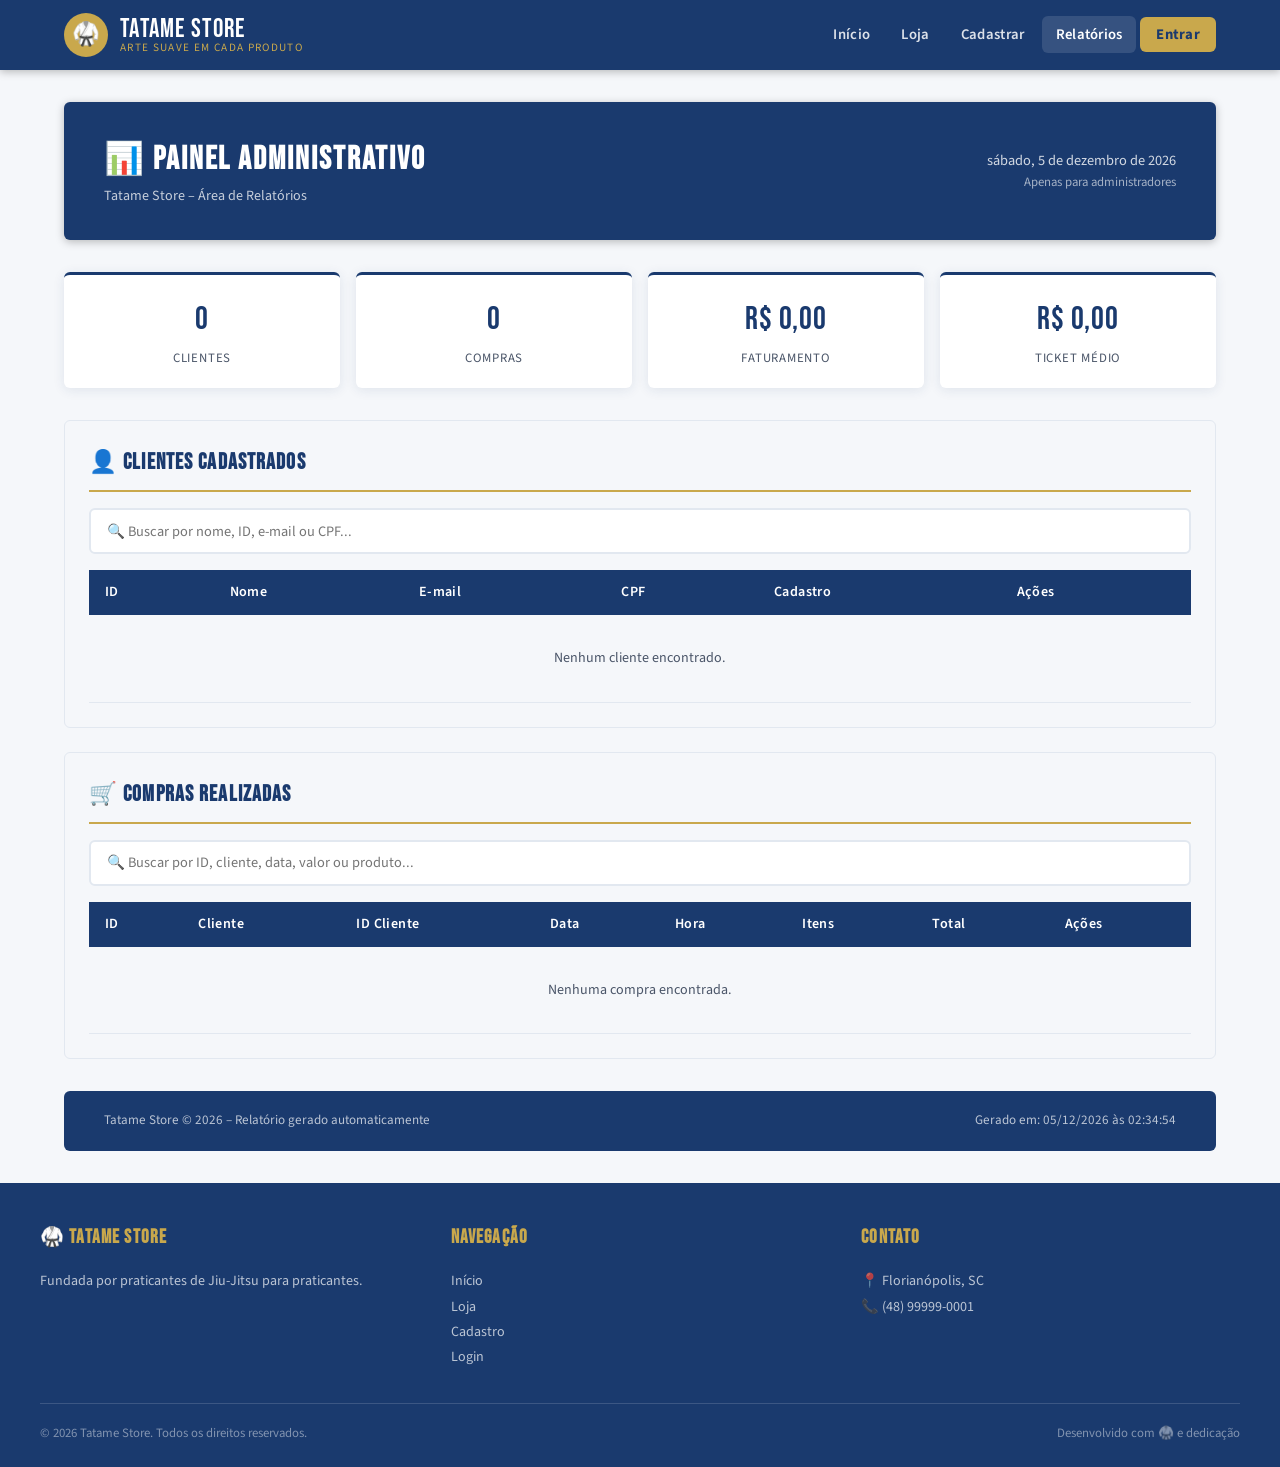
<file: relatorios.html>
<!DOCTYPE html>
<html lang="pt-BR">
<head>
  <meta charset="UTF-8">
  <meta name="viewport" content="width=device-width, initial-scale=1.0">
  <title>Relatórios – Tatame Store</title>
  <link rel="preconnect" href="https://fonts.googleapis.com">
  <link href="https://fonts.googleapis.com/css2?family=Bebas+Neue&family=Source+Sans+3:wght@400;600;700&display=swap" rel="stylesheet">
  <link rel="stylesheet" href="style.css">
  <style>
    body { background: var(--cinza-leve); }
    .stats-grid {
      display: grid;
      grid-template-columns: repeat(auto-fit, minmax(160px, 1fr));
      gap: 1rem;
      margin-bottom: 2rem;
    }
    .stat-card {
      background: var(--branco);
      border-radius: var(--raio);
      padding: 1.2rem 1rem;
      text-align: center;
      border-top: 3px solid var(--azul);
      box-shadow: var(--sombra);
    }
    .stat-valor {
      font-family: var(--fonte-display);
      font-size: 2rem;
      color: var(--azul);
      letter-spacing: 0.03em;
    }
    .stat-label {
      font-size: 0.8rem;
      color: var(--cinza-text);
      margin-top: 0.2rem;
      text-transform: uppercase;
      letter-spacing: 0.06em;
    }
    .modal-overlay {
      position: fixed; inset: 0;
      background: rgba(0,0,0,0.5);
      z-index: 300; display: none;
      align-items: center; justify-content: center;
    }
    .modal-overlay.visivel { display: flex; }
    .modal {
      background: var(--branco);
      border-radius: var(--raio);
      padding: 2rem;
      width: 90%; max-width: 500px;
      max-height: 80vh; overflow-y: auto;
      box-shadow: 0 8px 32px rgba(0,0,0,0.2);
    }
    .modal h3 {
      font-family: var(--fonte-display);
      color: var(--azul);
      font-size: 1.4rem;
      margin-bottom: 1rem;
      letter-spacing: 0.05em;
    }
    .modal-campo {
      display: flex; gap: 0.5rem;
      margin-bottom: 0.6rem;
      font-size: 0.9rem;
    }
    .modal-campo strong { color: var(--azul); min-width: 80px; }
    .compra-produto-lista { font-size: 0.88rem; color: var(--cinza-text); }
    .btn-acao {
      background: none; border: none;
      color: var(--azul-medio); cursor: pointer;
      font-size: 0.85rem; font-weight: 600;
      padding: 0.2rem 0.4rem;
      border-radius: 4px;
      transition: background 0.15s;
    }
    .btn-acao:hover { background: var(--cinza-leve); }
  </style>
</head>
<body>

<!-- HEADER -->
<header>
  <div class="header-inner">
    <a href="index.html" class="logo">
      <div class="logo-icone">🥋</div>
      <div class="logo-texto">
        <span class="logo-nome">Tatame Store</span>
        <span class="logo-slogan">Arte Suave em Cada Produto</span>
      </div>
    </a>
    <button class="hamburger" onclick="toggleMenu()" aria-label="Menu">
      <span></span><span></span><span></span>
    </button>
    <nav id="nav-principal">
      <ul>
        <li><a href="index.html">Início</a></li>
        <li><a href="loja.html">Loja</a></li>
        <li><a href="cadastro.html">Cadastrar</a></li>
        <li><a href="relatorios.html" class="ativo">Relatórios</a></li>
        <li id="area-usuario"><a href="login.html" class="btn-nav-login">Entrar</a></li>
      </ul>
    </nav>
  </div>
</header>

<!-- MAIN -->
<main class="pagina-relatorios">

  <!-- CABEÇALHO RELATÓRIO -->
  <header class="rel-cabecalho">
    <div>
      <h1>📊 Painel Administrativo</h1>
      <p>Tatame Store – Área de Relatórios</p>
    </div>
    <div style="text-align:right;">
      <p style="font-size:0.9rem; opacity:0.8;" id="data-relatorio"></p>
      <p style="font-size:0.8rem; opacity:0.6;">Apenas para administradores</p>
    </div>
  </header>

  <!-- ESTATÍSTICAS -->
  <div class="stats-grid">
    <div class="stat-card">
      <div class="stat-valor" id="stat-clientes">0</div>
      <div class="stat-label">Clientes</div>
    </div>
    <div class="stat-card">
      <div class="stat-valor" id="stat-compras">0</div>
      <div class="stat-label">Compras</div>
    </div>
    <div class="stat-card">
      <div class="stat-valor" id="stat-faturamento">R$ 0</div>
      <div class="stat-label">Faturamento</div>
    </div>
    <div class="stat-card">
      <div class="stat-valor" id="stat-ticket">R$ 0</div>
      <div class="stat-label">Ticket Médio</div>
    </div>
  </div>

  <!-- RELATÓRIO CLIENTES -->
  <section class="painel-admin" id="sec-clientes">
    <h2>👤 Clientes Cadastrados</h2>

    <div class="barra-busca">
      <input type="text" id="busca-clientes" placeholder="🔍 Buscar por nome, ID, e-mail ou CPF..." oninput="filtrarClientes()">
    </div>

    <div class="tabela-wrapper">
      <table id="tabela-clientes">
        <thead>
          <tr>
            <th>ID</th>
            <th>Nome</th>
            <th>E-mail</th>
            <th>CPF</th>
            <th>Cadastro</th>
            <th>Ações</th>
          </tr>
        </thead>
        <tbody id="tbody-clientes"></tbody>
      </table>
    </div>
  </section>

  <!-- RELATÓRIO COMPRAS (área admin) -->
  <section class="painel-admin" id="sec-compras">
    <h2>🛒 Compras Realizadas</h2>

    <div class="barra-busca">
      <input type="text" id="busca-compras" placeholder="🔍 Buscar por ID, cliente, data, valor ou produto..." oninput="filtrarCompras()">
    </div>

    <div class="tabela-wrapper">
      <table id="tabela-compras">
        <thead>
          <tr>
            <th>ID</th>
            <th>Cliente</th>
            <th>ID Cliente</th>
            <th>Data</th>
            <th>Hora</th>
            <th>Itens</th>
            <th>Total</th>
            <th>Ações</th>
          </tr>
        </thead>
        <tbody id="tbody-compras"></tbody>
      </table>
    </div>
  </section>

  <!-- RODAPÉ RELATÓRIO -->
  <footer class="rel-rodape">
    <span>Tatame Store © 2026 – Relatório gerado automaticamente</span>
    <span id="rodape-data-hora"></span>
  </footer>

</main>

<!-- MODAL EDITAR CLIENTE -->
<div class="modal-overlay" id="modal-editar">
  <div class="modal">
    <h3>✏️ Editar Cliente</h3>
    <input type="hidden" id="edit-id">
    <div class="form-grupo">
      <label for="edit-nome">Nome</label>
      <input type="text" id="edit-nome">
    </div>
    <div class="form-grupo">
      <label for="edit-email">E-mail</label>
      <input type="email" id="edit-email">
    </div>
    <div class="form-grupo">
      <label for="edit-cpf">CPF</label>
      <input type="text" id="edit-cpf" maxlength="14" oninput="mascaraCPF(this)">
    </div>
    <div class="form-grupo">
      <label for="edit-senha">Nova Senha (deixe em branco para manter)</label>
      <input type="password" id="edit-senha" placeholder="Nova senha">
    </div>
    <div id="alerta-edit" class="alerta"></div>
    <div style="display:flex; gap:0.8rem; margin-top:1rem;">
      <button class="btn btn-primario" onclick="salvarEdicao()" style="flex:1;">Salvar</button>
      <button class="btn btn-outline" onclick="fecharModal()" style="flex:1;">Cancelar</button>
    </div>
  </div>
</div>

<!-- MODAL DETALHE COMPRA -->
<div class="modal-overlay" id="modal-compra">
  <div class="modal">
    <h3>🛒 Detalhes da Compra</h3>
    <div id="modal-compra-conteudo"></div>
    <button class="btn btn-primario" onclick="fecharModalCompra()" style="margin-top:1.5rem; width:100%;">Fechar</button>
  </div>
</div>

<!-- FOOTER -->
<footer>
  <div class="footer-grid">
    <div class="footer-col">
      <h3>🥋 Tatame Store</h3>
      <p>Fundada por praticantes de Jiu-Jitsu para praticantes.</p>
    </div>
    <div class="footer-col">
      <h3>Navegação</h3>
      <ul>
        <li><a href="index.html">Início</a></li>
        <li><a href="loja.html">Loja</a></li>
        <li><a href="cadastro.html">Cadastro</a></li>
        <li><a href="login.html">Login</a></li>
      </ul>
    </div>
    <div class="footer-col">
      <h3>Contato</h3>
      <p>📍 Florianópolis, SC</p>
      <p>📞 (48) 99999-0001</p>
    </div>
  </div>
  <div class="footer-bottom">
    <span>© 2026 Tatame Store. Todos os direitos reservados.</span>
    <span>Desenvolvido com 🥋 e dedicação</span>
  </div>
</footer>

<script src="main.js"></script>
<script>
  // DATAS
  document.addEventListener("DOMContentLoaded", () => {
    const agora = new Date();
    const fmt = agora.toLocaleDateString("pt-BR", { weekday:"long", year:"numeric", month:"long", day:"numeric" });
    const hora = agora.toLocaleTimeString("pt-BR");
    document.getElementById("data-relatorio").textContent = fmt;
    document.getElementById("rodape-data-hora").textContent = "Gerado em: " + agora.toLocaleDateString("pt-BR") + " às " + hora;

    carregarEstatisticas();
    renderizarClientes(carregar("clientes", []));
    renderizarCompras(carregar("compras", []));
  });

  function carregarEstatisticas() {
    const clientes = carregar("clientes", []);
    const compras  = carregar("compras",  []);
    const total    = compras.reduce((s,c) => s + c.valorTotal, 0);
    const ticket   = compras.length ? total / compras.length : 0;

    document.getElementById("stat-clientes").textContent    = clientes.length;
    document.getElementById("stat-compras").textContent     = compras.length;
    document.getElementById("stat-faturamento").textContent = "R$ " + total.toFixed(2).replace(".", ",");
    document.getElementById("stat-ticket").textContent      = "R$ " + ticket.toFixed(2).replace(".", ",");
  }

  // CLIENTES
  function filtrarClientes() {
    const termo = document.getElementById("busca-clientes").value;
    renderizarClientes(buscarClientes(termo));
  }

  function renderizarClientes(lista) {
    const tbody = document.getElementById("tbody-clientes");
    if (lista.length === 0) {
      tbody.innerHTML = '<tr><td colspan="6" style="text-align:center; color:var(--cinza-text); padding:2rem;">Nenhum cliente encontrado.</td></tr>';
      return;
    }
    tbody.innerHTML = lista.map(c => `
      <tr>
        <td><strong>${c.id}</strong></td>
        <td>${c.nome}</td>
        <td>${c.email}</td>
        <td>${c.cpf || "—"}</td>
        <td>${c.dataCadastro || "—"}</td>
        <td>
          <button class="btn-acao" onclick="abrirEdicao('${c.id}')">✏️ Editar</button>
        </td>
      </tr>
    `).join("");
  }

  // EDIÇÃO
  function abrirEdicao(id) {
    const clientes = carregar("clientes", []);
    const c = clientes.find(x => x.id === id);
    if (!c) return;
    document.getElementById("edit-id").value    = c.id;
    document.getElementById("edit-nome").value  = c.nome;
    document.getElementById("edit-email").value = c.email;
    document.getElementById("edit-cpf").value   = c.cpf || "";
    document.getElementById("edit-senha").value = "";
    document.getElementById("alerta-edit").className = "alerta";
    document.getElementById("modal-editar").classList.add("visivel");
  }

  function fecharModal() {
    document.getElementById("modal-editar").classList.remove("visivel");
  }

  function salvarEdicao() {
    const id    = document.getElementById("edit-id").value;
    const nome  = document.getElementById("edit-nome").value.trim();
    const email = document.getElementById("edit-email").value.trim();
    const cpf   = document.getElementById("edit-cpf").value.trim();
    const senha = document.getElementById("edit-senha").value;
    const alerta = document.getElementById("alerta-edit");

    alerta.className = "alerta";

    if (!nome || !email) {
      alerta.textContent = "Nome e e-mail são obrigatórios.";
      alerta.classList.add("visivel", "alerta-erro");
      return;
    }
    if (!validarEmail(email)) {
      alerta.textContent = "E-mail inválido.";
      alerta.classList.add("visivel", "alerta-erro");
      return;
    }

    const dados = { nome, email, cpf };
    if (senha) {
      if (senha.length < 6) {
        alerta.textContent = "Senha deve ter pelo menos 6 caracteres.";
        alerta.classList.add("visivel", "alerta-erro");
        return;
      }
      dados.senha = senha;
    }

    editarCliente(id, dados);
    alerta.textContent = "✅ Cliente atualizado com sucesso!";
    alerta.classList.add("visivel", "alerta-sucesso");
    setTimeout(() => {
      fecharModal();
      carregarEstatisticas();
      renderizarClientes(carregar("clientes", []));
    }, 1200);
  }

  // COMPRAS
  function filtrarCompras() {
    const termo = document.getElementById("busca-compras").value;
    renderizarCompras(buscarCompras(termo));
  }

  function renderizarCompras(lista) {
    const tbody = document.getElementById("tbody-compras");
    if (lista.length === 0) {
      tbody.innerHTML = '<tr><td colspan="8" style="text-align:center; color:var(--cinza-text); padding:2rem;">Nenhuma compra encontrada.</td></tr>';
      return;
    }
    tbody.innerHTML = lista.map(c => `
      <tr>
        <td><strong>${c.id}</strong></td>
        <td>${c.clienteNome}</td>
        <td>${c.clienteId}</td>
        <td>${c.data}</td>
        <td>${c.hora || "—"}</td>
        <td>${c.produtos.length} item(s)</td>
        <td style="color:var(--dourado); font-weight:700;">R$ ${c.valorTotal.toFixed(2).replace(".", ",")}</td>
        <td>
          <button class="btn-acao" onclick="verDetalheCompra('${c.id}')">🔍 Ver</button>
        </td>
      </tr>
    `).join("");
  }

  function verDetalheCompra(id) {
    const compras = carregar("compras", []);
    const c = compras.find(x => x.id === id);
    if (!c) return;

    const html = `
      <div class="modal-campo"><strong>ID:</strong> ${c.id}</div>
      <div class="modal-campo"><strong>Cliente:</strong> ${c.clienteNome}</div>
      <div class="modal-campo"><strong>ID Cliente:</strong> ${c.clienteId}</div>
      <div class="modal-campo"><strong>Data:</strong> ${c.data} às ${c.hora || "—"}</div>
      <div class="modal-campo"><strong>Total:</strong> <span style="color:var(--dourado); font-weight:700;">R$ ${c.valorTotal.toFixed(2).replace(".", ",")}</span></div>
      <hr style="margin:1rem 0; border-color:var(--cinza-med);">
      <strong style="font-size:0.9rem; color:var(--azul);">Produtos:</strong>
      <div class="compra-produto-lista" style="margin-top:0.6rem;">
        ${c.produtos.map(p =>
          `<div style="display:flex; justify-content:space-between; padding:0.4rem 0; border-bottom:1px solid var(--cinza-med);">
            <span>${p.nome} <span style="color:var(--cinza-text);">x${p.qtd}</span></span>
            <span style="font-weight:700;">R$ ${(p.preco * p.qtd).toFixed(2).replace(".", ",")}</span>
          </div>`
        ).join("")}
      </div>
    `;
    document.getElementById("modal-compra-conteudo").innerHTML = html;
    document.getElementById("modal-compra").classList.add("visivel");
  }

  function fecharModalCompra() {
    document.getElementById("modal-compra").classList.remove("visivel");
  }

  // Fechar modais ao clicar fora
  document.getElementById("modal-editar").addEventListener("click", function(e) {
    if (e.target === this) fecharModal();
  });
  document.getElementById("modal-compra").addEventListener("click", function(e) {
    if (e.target === this) fecharModalCompra();
  });
</script>
</body>
</html>
</file>
<file: style.css>
/* === TOKENS === */
:root {
  --azul:       #1A3A6E;
  --azul-medio: #2051A0;
  --azul-claro: #3B6BBD;
  --dourado:    #C9A84C;
  --branco:     #FFFFFF;
  --cinza-leve: #F5F7FA;
  --cinza-med:  #E2E8F0;
  --cinza-text: #4A5568;
  --preto:      #1A202C;

  --fonte-display: 'Bebas Neue', sans-serif;
  --fonte-corpo:   'Source Sans 3', sans-serif;

  --raio: 6px;
  --sombra: 0 2px 12px rgba(26,58,110,0.10);
}

/* === RESET === */
*, *::before, *::after { box-sizing: border-box; margin: 0; padding: 0; }
html { scroll-behavior: smooth; }
body {
  font-family: var(--fonte-corpo);
  background: var(--branco);
  color: var(--preto);
  font-size: 16px;
  line-height: 1.6;
}

img { max-width: 100%; display: block; }
a { color: inherit; text-decoration: none; }
ul { list-style: none; }
button, input, select, textarea { font-family: inherit; }

/* === HEADER === */
header {
  background: var(--azul);
  color: var(--branco);
  position: sticky;
  top: 0;
  z-index: 100;
  box-shadow: 0 2px 8px rgba(0,0,0,0.25);
}

.header-inner {
  max-width: 1200px;
  margin: 0 auto;
  padding: 0 1.5rem;
  display: flex;
  align-items: center;
  justify-content: space-between;
  height: 70px;
}

.logo {
  display: flex;
  align-items: center;
  gap: 0.75rem;
}

.logo-icone {
  width: 44px;
  height: 44px;
  background: var(--dourado);
  border-radius: 50%;
  display: flex;
  align-items: center;
  justify-content: center;
  font-size: 1.4rem;
}

.logo-texto {
  display: flex;
  flex-direction: column;
  line-height: 1;
}

.logo-nome {
  font-family: var(--fonte-display);
  font-size: 1.6rem;
  letter-spacing: 0.05em;
  color: var(--branco);
}

.logo-slogan {
  font-size: 0.7rem;
  color: var(--dourado);
  letter-spacing: 0.12em;
  text-transform: uppercase;
}

/* NAV */
nav ul {
  display: flex;
  gap: 0.25rem;
  align-items: center;
}

nav a {
  padding: 0.5rem 0.85rem;
  border-radius: var(--raio);
  font-size: 0.92rem;
  font-weight: 600;
  color: rgba(255,255,255,0.85);
  transition: background 0.2s, color 0.2s;
  letter-spacing: 0.02em;
}

nav a:hover, nav a.ativo {
  background: rgba(255,255,255,0.12);
  color: var(--branco);
}

.btn-nav-login {
  background: var(--dourado) !important;
  color: var(--azul) !important;
  font-weight: 700 !important;
  padding: 0.45rem 1rem !important;
}

.btn-nav-login:hover {
  background: #e0b84e !important;
}

/* HAMBURGER */
.hamburger {
  display: none;
  flex-direction: column;
  gap: 5px;
  background: none;
  border: none;
  cursor: pointer;
  padding: 4px;
}

.hamburger span {
  display: block;
  width: 26px;
  height: 2px;
  background: var(--branco);
  border-radius: 2px;
  transition: 0.3s;
}

/* USUARIO LOGADO */
.user-info {
  display: flex;
  align-items: center;
  gap: 0.6rem;
  color: var(--branco);
  font-size: 0.9rem;
}

.user-info strong { color: var(--dourado); }

.btn-sair {
  background: rgba(255,255,255,0.15);
  border: none;
  color: var(--branco);
  padding: 0.3rem 0.7rem;
  border-radius: var(--raio);
  cursor: pointer;
  font-size: 0.82rem;
  transition: background 0.2s;
}

.btn-sair:hover { background: rgba(255,255,255,0.25); }

/* === FOOTER === */
footer {
  background: var(--azul);
  color: rgba(255,255,255,0.8);
  padding: 2.5rem 1.5rem 1.5rem;
}

.footer-grid {
  max-width: 1200px;
  margin: 0 auto;
  display: grid;
  grid-template-columns: repeat(3, 1fr);
  gap: 2rem;
  padding-bottom: 2rem;
  border-bottom: 1px solid rgba(255,255,255,0.15);
}

.footer-col h3 {
  font-family: var(--fonte-display);
  font-size: 1.2rem;
  color: var(--dourado);
  margin-bottom: 1rem;
  letter-spacing: 0.06em;
}

.footer-col p, .footer-col li {
  font-size: 0.88rem;
  line-height: 1.8;
  color: rgba(255,255,255,0.7);
}

.footer-col a:hover { color: var(--dourado); }

.footer-bottom {
  max-width: 1200px;
  margin: 1.2rem auto 0;
  display: flex;
  justify-content: space-between;
  align-items: center;
  font-size: 0.8rem;
  color: rgba(255,255,255,0.45);
}

/* === BUTTONS === */
.btn {
  display: inline-flex;
  align-items: center;
  gap: 0.5rem;
  padding: 0.65rem 1.4rem;
  border-radius: var(--raio);
  font-weight: 700;
  font-size: 0.95rem;
  border: none;
  cursor: pointer;
  transition: all 0.2s;
  letter-spacing: 0.02em;
}

.btn-primario {
  background: var(--azul);
  color: var(--branco);
}

.btn-primario:hover {
  background: var(--azul-medio);
}

.btn-dourado {
  background: var(--dourado);
  color: var(--azul);
}

.btn-dourado:hover {
  background: #e0b84e;
  transform: translateY(-1px);
}

.btn-outline {
  background: transparent;
  border: 2px solid var(--azul);
  color: var(--azul);
}

.btn-outline:hover {
  background: var(--azul);
  color: var(--branco);
}

.btn-perigo {
  background: #e53e3e;
  color: var(--branco);
}

.btn-perigo:hover { background: #c53030; }

/* === FORMS === */
.form-grupo {
  display: flex;
  flex-direction: column;
  gap: 0.35rem;
  margin-bottom: 1.1rem;
}

.form-grupo label {
  font-size: 0.88rem;
  font-weight: 600;
  color: var(--cinza-text);
  text-transform: uppercase;
  letter-spacing: 0.06em;
}

.form-grupo input,
.form-grupo select,
.form-grupo textarea {
  padding: 0.7rem 1rem;
  border: 2px solid var(--cinza-med);
  border-radius: var(--raio);
  font-size: 0.95rem;
  background: var(--branco);
  transition: border-color 0.2s;
  width: 100%;
}

.form-grupo input:focus,
.form-grupo select:focus,
.form-grupo textarea:focus {
  outline: none;
  border-color: var(--azul-claro);
}

.form-grupo textarea { resize: vertical; min-height: 100px; }

.mensagem-erro {
  font-size: 0.8rem;
  color: #e53e3e;
  margin-top: 0.2rem;
}

/* === CARDS PRODUTO === */
.card-produto {
  background: var(--branco);
  border: 1px solid var(--cinza-med);
  border-radius: var(--raio);
  overflow: hidden;
  box-shadow: var(--sombra);
  transition: transform 0.2s, box-shadow 0.2s;
  display: flex;
  flex-direction: column;
}

.card-produto:hover {
  transform: translateY(-4px);
  box-shadow: 0 8px 24px rgba(26,58,110,0.16);
}

.card-produto-img {
  width: 100%;
  height: 200px;
  object-fit: cover;
  background: var(--cinza-leve);
  display: flex;
  align-items: center;
  justify-content: center;
  font-size: 3.5rem;
}

.card-produto-corpo {
  padding: 1rem 1.1rem 1.2rem;
  display: flex;
  flex-direction: column;
  flex: 1;
}

.card-produto-nome {
  font-weight: 700;
  font-size: 1.05rem;
  color: var(--azul);
  margin-bottom: 0.3rem;
}

.card-produto-desc {
  font-size: 0.85rem;
  color: var(--cinza-text);
  flex: 1;
  margin-bottom: 0.8rem;
}

.card-produto-preco {
  font-family: var(--fonte-display);
  font-size: 1.5rem;
  color: var(--dourado);
  letter-spacing: 0.03em;
  margin-bottom: 0.8rem;
}

/* === HERO === */
.hero {
  background: linear-gradient(135deg, var(--azul) 0%, var(--azul-medio) 60%, var(--azul-claro) 100%);
  color: var(--branco);
  padding: 5rem 1.5rem 4rem;
  text-align: center;
  position: relative;
  overflow: hidden;
}

.hero::before {
  content: "🥋";
  position: absolute;
  font-size: 22rem;
  opacity: 0.04;
  top: 50%;
  left: 50%;
  transform: translate(-50%, -50%);
  pointer-events: none;
}

.hero-titulo {
  font-family: var(--fonte-display);
  font-size: clamp(2.5rem, 6vw, 4.5rem);
  letter-spacing: 0.04em;
  line-height: 1.1;
  margin-bottom: 1rem;
}

.hero-titulo span { color: var(--dourado); }

.hero-sub {
  font-size: 1.15rem;
  opacity: 0.85;
  max-width: 560px;
  margin: 0 auto 2rem;
}

/* === SECOES === */
.secao {
  padding: 4rem 1.5rem;
  max-width: 1200px;
  margin: 0 auto;
}

.secao-titulo {
  font-family: var(--fonte-display);
  font-size: 2rem;
  color: var(--azul);
  letter-spacing: 0.05em;
  margin-bottom: 0.4rem;
}

.secao-sub {
  color: var(--cinza-text);
  font-size: 0.95rem;
  margin-bottom: 2rem;
}

.divisor {
  width: 50px;
  height: 3px;
  background: var(--dourado);
  margin: 0.6rem 0 2rem;
  border-radius: 2px;
}

/* GRID DE PRODUTOS */
.grade-produtos {
  display: grid;
  grid-template-columns: repeat(auto-fill, minmax(220px, 1fr));
  gap: 1.4rem;
}

/* === CARRINHO === */
.carrinho-flutuante {
  position: fixed;
  bottom: 2rem;
  right: 2rem;
  z-index: 200;
}

.btn-carrinho {
  background: var(--azul);
  color: var(--branco);
  border: none;
  width: 60px;
  height: 60px;
  border-radius: 50%;
  font-size: 1.6rem;
  cursor: pointer;
  box-shadow: 0 4px 16px rgba(26,58,110,0.35);
  transition: transform 0.2s;
  position: relative;
  display: flex;
  align-items: center;
  justify-content: center;
}

.btn-carrinho:hover { transform: scale(1.08); }

.carrinho-badge {
  position: absolute;
  top: -6px;
  right: -6px;
  background: var(--dourado);
  color: var(--azul);
  width: 22px;
  height: 22px;
  border-radius: 50%;
  font-size: 0.72rem;
  font-weight: 700;
  display: flex;
  align-items: center;
  justify-content: center;
}

/* PAINEL CARRINHO */
.painel-carrinho {
  position: fixed;
  right: 0;
  top: 0;
  height: 100vh;
  width: 380px;
  background: var(--branco);
  box-shadow: -4px 0 24px rgba(0,0,0,0.15);
  z-index: 300;
  transform: translateX(110%);
  transition: transform 0.3s ease;
  display: flex;
  flex-direction: column;
}

.painel-carrinho.aberto { transform: translateX(0); }

.painel-carrinho-cabecalho {
  background: var(--azul);
  color: var(--branco);
  padding: 1.2rem 1.5rem;
  display: flex;
  justify-content: space-between;
  align-items: center;
}

.painel-carrinho-cabecalho h2 {
  font-family: var(--fonte-display);
  letter-spacing: 0.05em;
  font-size: 1.3rem;
}

.btn-fechar {
  background: none;
  border: none;
  color: var(--branco);
  font-size: 1.5rem;
  cursor: pointer;
  line-height: 1;
}

.painel-carrinho-itens {
  flex: 1;
  overflow-y: auto;
  padding: 1rem 1.5rem;
}

.item-carrinho {
  display: flex;
  align-items: center;
  gap: 0.8rem;
  padding: 0.8rem 0;
  border-bottom: 1px solid var(--cinza-med);
}

.item-carrinho-emoji { font-size: 2rem; }

.item-carrinho-info { flex: 1; }

.item-carrinho-nome { font-weight: 600; font-size: 0.9rem; }

.item-carrinho-preco {
  color: var(--dourado);
  font-weight: 700;
  font-size: 0.88rem;
}

.item-carrinho-qtd {
  display: flex;
  align-items: center;
  gap: 0.4rem;
}

.item-carrinho-qtd button {
  width: 26px;
  height: 26px;
  border: 1px solid var(--cinza-med);
  background: var(--cinza-leve);
  border-radius: 4px;
  cursor: pointer;
  font-weight: 700;
  display: flex;
  align-items: center;
  justify-content: center;
  font-size: 0.9rem;
}

.item-carrinho-qtd button:hover { background: var(--cinza-med); }

.item-carrinho-qtd span { font-weight: 600; min-width: 20px; text-align: center; }

.painel-carrinho-rodape {
  padding: 1.2rem 1.5rem;
  border-top: 2px solid var(--cinza-med);
}

.total-carrinho {
  display: flex;
  justify-content: space-between;
  font-weight: 700;
  font-size: 1.1rem;
  margin-bottom: 1rem;
}

.total-carrinho span:last-child { color: var(--dourado); }

.carrinho-vazio {
  text-align: center;
  color: var(--cinza-text);
  padding: 3rem 1rem;
  font-size: 0.95rem;
}

/* === PAGINAS FORMULARIO (login/cadastro) === */
.pagina-form {
  min-height: calc(100vh - 70px);
  display: flex;
  align-items: center;
  justify-content: center;
  background: var(--cinza-leve);
  padding: 2rem 1rem;
}

.caixa-form {
  background: var(--branco);
  border-radius: var(--raio);
  box-shadow: var(--sombra);
  padding: 2.5rem 2rem;
  width: 100%;
  max-width: 440px;
}

.caixa-form-titulo {
  font-family: var(--fonte-display);
  font-size: 1.8rem;
  color: var(--azul);
  letter-spacing: 0.05em;
  margin-bottom: 0.2rem;
}

.caixa-form-sub {
  color: var(--cinza-text);
  font-size: 0.9rem;
  margin-bottom: 1.8rem;
}

.caixa-form-link {
  text-align: center;
  font-size: 0.88rem;
  color: var(--cinza-text);
  margin-top: 1.2rem;
}

.caixa-form-link a { color: var(--azul-medio); font-weight: 600; }
.caixa-form-link a:hover { text-decoration: underline; }

/* === ALERTA === */
.alerta {
  padding: 0.8rem 1rem;
  border-radius: var(--raio);
  font-size: 0.9rem;
  margin-bottom: 1rem;
  display: none;
}

.alerta.visivel { display: block; }
.alerta-erro { background: #FFF5F5; border: 1px solid #FEB2B2; color: #C53030; }
.alerta-sucesso { background: #F0FFF4; border: 1px solid #9AE6B4; color: #276749; }
.alerta-info { background: #EBF8FF; border: 1px solid #90CDF4; color: #2B6CB0; }

/* === RELATORIOS === */
.pagina-relatorios {
  max-width: 1200px;
  margin: 0 auto;
  padding: 2rem 1.5rem;
}

.rel-cabecalho {
  background: var(--azul);
  color: var(--branco);
  padding: 2rem 2.5rem;
  border-radius: var(--raio);
  margin-bottom: 2rem;
  display: flex;
  justify-content: space-between;
  align-items: center;
}

.rel-cabecalho h1 {
  font-family: var(--fonte-display);
  font-size: 2rem;
  letter-spacing: 0.06em;
}

.rel-cabecalho p { font-size: 0.88rem; opacity: 0.75; }

.rel-rodape {
  background: var(--azul);
  color: rgba(255,255,255,0.7);
  padding: 1.2rem 2.5rem;
  border-radius: var(--raio);
  margin-top: 2rem;
  display: flex;
  justify-content: space-between;
  font-size: 0.82rem;
}

.painel-admin {
  background: var(--cinza-leve);
  border-radius: var(--raio);
  padding: 1.5rem;
  margin-bottom: 1.5rem;
  border: 1px solid var(--cinza-med);
}

.painel-admin h2 {
  font-family: var(--fonte-display);
  color: var(--azul);
  font-size: 1.4rem;
  letter-spacing: 0.05em;
  margin-bottom: 1rem;
  padding-bottom: 0.6rem;
  border-bottom: 2px solid var(--dourado);
}

/* TABELA */
.tabela-wrapper { overflow-x: auto; }

table {
  width: 100%;
  border-collapse: collapse;
  font-size: 0.88rem;
}

th {
  background: var(--azul);
  color: var(--branco);
  padding: 0.7rem 1rem;
  text-align: left;
  font-weight: 600;
  letter-spacing: 0.03em;
}

td {
  padding: 0.65rem 1rem;
  border-bottom: 1px solid var(--cinza-med);
  color: var(--cinza-text);
}

tr:hover td { background: var(--cinza-leve); }

/* BUSCA */
.barra-busca {
  display: flex;
  gap: 0.6rem;
  margin-bottom: 1rem;
  flex-wrap: wrap;
}

.barra-busca input {
  flex: 1;
  min-width: 200px;
  padding: 0.65rem 1rem;
  border: 2px solid var(--cinza-med);
  border-radius: var(--raio);
  font-size: 0.9rem;
}

.barra-busca input:focus {
  outline: none;
  border-color: var(--azul-claro);
}

/* SOBRE */
.sobre-grid {
  display: grid;
  grid-template-columns: 1fr 1fr;
  gap: 3rem;
  align-items: center;
}

.sobre-img {
  border-radius: var(--raio);
  overflow: hidden;
  background: var(--cinza-leve);
  height: 280px;
  display: flex;
  align-items: center;
  justify-content: center;
  font-size: 6rem;
}

/* CONTATO */
.contato-grid {
  display: grid;
  grid-template-columns: 1fr 1fr;
  gap: 3rem;
}

.info-contato p {
  display: flex;
  align-items: flex-start;
  gap: 0.6rem;
  margin-bottom: 0.8rem;
  font-size: 0.95rem;
  color: var(--cinza-text);
}

/* BADGE FAIXA */
.badge-faixa {
  display: inline-block;
  background: var(--azul);
  color: var(--branco);
  font-size: 0.72rem;
  padding: 0.15rem 0.5rem;
  border-radius: 20px;
  font-weight: 700;
  letter-spacing: 0.04em;
  text-transform: uppercase;
  margin-left: 0.4rem;
  vertical-align: middle;
}

/* OVERLAY */
.overlay {
  position: fixed;
  inset: 0;
  background: rgba(0,0,0,0.4);
  z-index: 250;
  display: none;
}

.overlay.visivel { display: block; }

/* FUNDO CINZA ALTERNADO */
.bg-cinza { background: var(--cinza-leve); }

/* === RESPONSIVIDADE === */
@media (max-width: 1024px) {
  .sobre-grid, .contato-grid { grid-template-columns: 1fr; }
  .footer-grid { grid-template-columns: 1fr 1fr; }
  .grade-produtos { grid-template-columns: repeat(auto-fill, minmax(200px, 1fr)); }
}

@media (max-width: 768px) {
  .hamburger { display: flex; }

  nav {
    position: fixed;
    top: 70px;
    left: 0;
    right: 0;
    background: var(--azul);
    padding: 1rem 1.5rem;
    transform: translateY(-120%);
    transition: transform 0.3s;
    box-shadow: 0 4px 12px rgba(0,0,0,0.2);
  }

  nav.aberto { transform: translateY(0); }

  nav ul { flex-direction: column; align-items: stretch; gap: 0.4rem; }

  nav a { display: block; text-align: center; padding: 0.7rem; }

  .footer-grid { grid-template-columns: 1fr; }
  .footer-bottom { flex-direction: column; gap: 0.4rem; text-align: center; }

  .painel-carrinho { width: 100%; }

  .rel-cabecalho { flex-direction: column; gap: 0.5rem; text-align: center; }
  .rel-rodape { flex-direction: column; gap: 0.3rem; }
}

@media (max-width: 320px) {
  .logo-nome { font-size: 1.2rem; }
  .logo-slogan { display: none; }
  .hero-titulo { font-size: 2rem; }
  .grade-produtos { grid-template-columns: 1fr; }
  .caixa-form { padding: 1.5rem 1rem; }
  .header-inner { padding: 0 1rem; }
}
</file>
